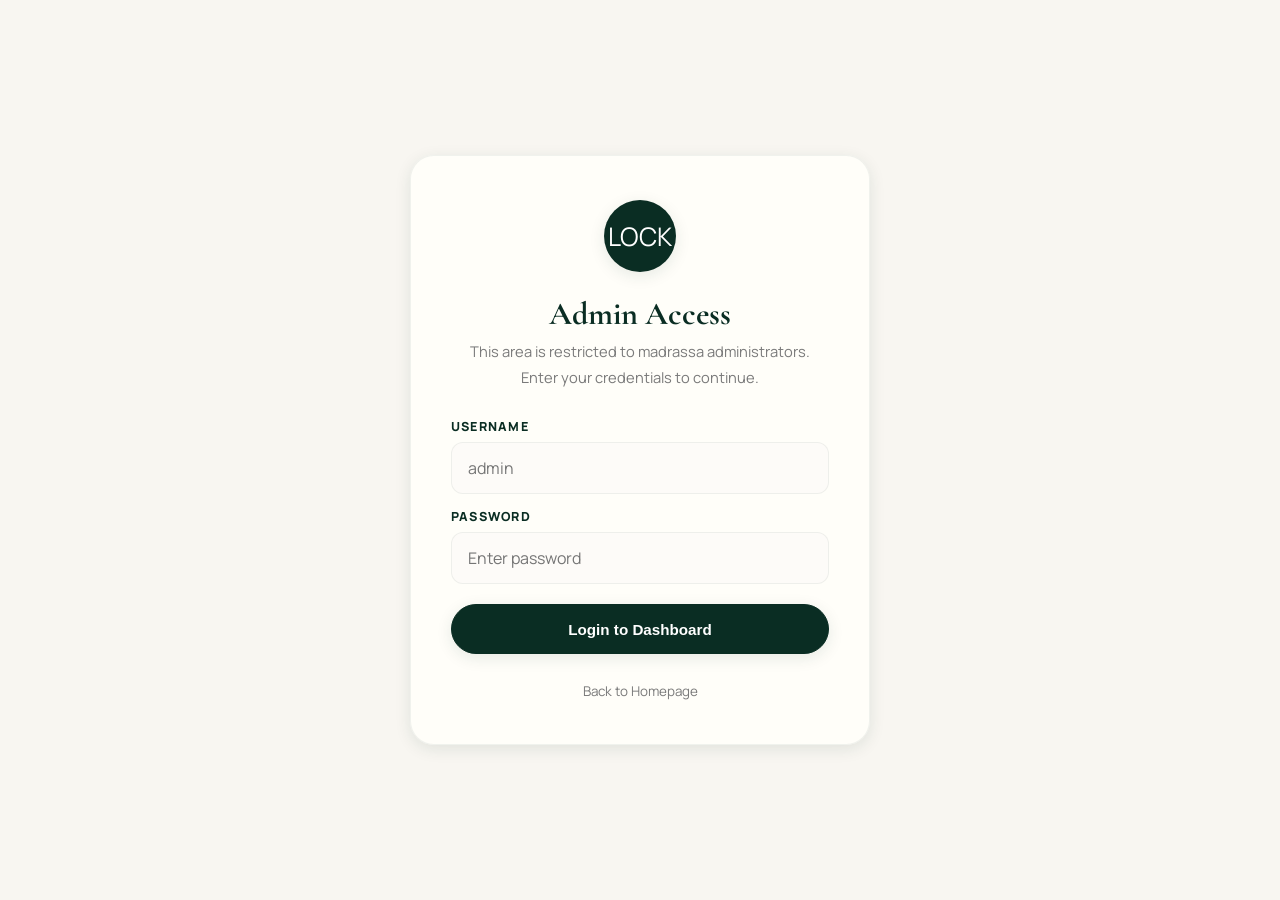
<file: admin_admissions.html>
﻿<!DOCTYPE html>
<html lang="en">
<head>
  <meta charset="UTF-8">
  <meta name="viewport" content="width=device-width, initial-scale=1.0">
  <title>Admin Dashboard | Darul Uloom Asufatul Islamia</title>
  <link rel="preconnect" href="https://fonts.googleapis.com">
  <link rel="preconnect" href="https://fonts.gstatic.com" crossorigin>
  <link href="https://fonts.googleapis.com/css2?family=Cormorant+Garamond:wght@500;600;700&family=Manrope:wght@400;500;600;700;800&display=swap" rel="stylesheet">
  <link rel="stylesheet" href="index.css">
  <style>
    .admin-gate{min-height:100vh;display:flex;align-items:center;justify-content:center;padding:24px;}
    .gate-card{width:min(460px,100%);padding:44px 40px;border-radius:24px;border:1px solid var(--border);background:var(--surface);box-shadow:var(--shadow-md);text-align:center;}
    .gate-icon{width:72px;height:72px;border-radius:50%;background:var(--primary-deep);color:#fff;font-size:1.6rem;display:grid;place-items:center;margin:0 auto 22px;box-shadow:var(--shadow-md);}
    .gate-card h2{margin:0 0 6px;font-family:"Cormorant Garamond",serif;font-size:2rem;color:var(--primary-deep);}
    .gate-card>p{margin:0 0 28px;color:var(--muted);font-size:0.92rem;line-height:1.7;}
    .gate-form{display:grid;gap:14px;text-align:left;}
    .gate-form label{display:grid;gap:7px;}
    .gate-form label span{font-size:0.78rem;font-weight:800;letter-spacing:0.1em;text-transform:uppercase;color:var(--primary-deep);}
    .gate-form input{min-height:52px;padding:0 16px;border:1px solid var(--border);border-radius:12px;font:inherit;color:var(--text);background:var(--surface-strong);outline:none;transition:border-color .3s;}
    .gate-form input:focus{border-color:var(--primary);}
    .admin-page{display:none;}
    .admin-page.active{display:block;}
    .admin-gate.hidden{display:none;}
    .admin-stats{display:grid;grid-template-columns:repeat(4,1fr);gap:16px;margin-bottom:24px;}
    .stat-tile{padding:22px 24px;border-radius:20px;border:1px solid var(--border);background:var(--surface);box-shadow:var(--shadow);position:relative;overflow:hidden;transition:all 0.3s ease;}
    .stat-tile:hover{transform:translateY(-2px);box-shadow:var(--shadow-md);}
    .stat-tile::before{content:"";position:absolute;top:0;left:0;right:0;height:4px;}
    .stat-tile.all::before{background:var(--primary);}
    .stat-tile.pending::before{background:#f0bc68;}
    .stat-tile.approved::before{background:#55d1c2;}
    .stat-tile.rejected::before{background:#d45555;}
    .stat-tile small{font-size:0.73rem;font-weight:800;letter-spacing:0.1em;text-transform:uppercase;color:var(--muted);display:block;margin-bottom:6px;}
    .stat-tile strong{display:block;font-family:"Cormorant Garamond",serif;font-size:2.4rem;line-height:1;color:var(--text);}
    .admin-toolbar-v2{display:flex;flex-wrap:wrap;gap:12px;align-items:center;justify-content:space-between;margin-bottom:18px;padding:18px 22px;border-radius:20px;border:1px solid var(--border);background:var(--surface);box-shadow:var(--shadow);}
    .toolbar-left{display:flex;gap:8px;flex-wrap:wrap;align-items:center;}
    .filter-btn{min-height:36px;padding:0 16px;border-radius:999px;border:1px solid var(--border);background:transparent;color:var(--muted);font:inherit;font-size:0.82rem;font-weight:700;cursor:pointer;transition:all .2s;}
    .filter-btn:hover{background:rgba(15,61,46,.06);color:var(--text);}
    .filter-btn.active{background:var(--primary-deep);color:#fff;border-color:var(--primary-deep);}
    .search-wrap{position:relative;}
    .search-wrap input{min-height:36px;padding:0 14px 0 36px;border-radius:999px;border:1px solid var(--border);font:inherit;font-size:0.88rem;color:var(--text);background:var(--surface-strong);outline:none;width:220px;transition:border-color .2s;}
    .search-wrap input:focus{border-color:var(--primary);}
    .search-icon{position:absolute;left:11px;top:50%;transform:translateY(-50%);color:var(--muted);font-size:0.85rem;pointer-events:none;}
    .table-wrap-v2{border-radius:22px;border:1px solid var(--border);overflow:hidden;background:var(--surface);box-shadow:var(--shadow);}
    .admin-table-v2{width:100%;min-width:1000px;border-collapse:collapse;}
    .admin-table-v2 thead tr{background:var(--surface-tint);}
    .admin-table-v2 th{padding:14px 16px;text-align:left;font-size:0.72rem;font-weight:800;letter-spacing:.1em;text-transform:uppercase;color:var(--primary-deep);border-bottom:1px solid var(--border);white-space:nowrap;}
    .admin-table-v2 td{padding:14px 16px;border-bottom:1px solid var(--border);color:var(--text);vertical-align:middle;}
    .admin-table-v2 tbody tr:last-child td{border-bottom:0;}
    .admin-table-v2 tbody tr{transition:background .15s;}
    .admin-table-v2 tbody tr:hover{background:var(--surface-tint);}
    .status-badge{display:inline-flex;align-items:center;gap:5px;padding:4px 11px;border-radius:999px;font-size:0.74rem;font-weight:800;letter-spacing:.06em;text-transform:uppercase;white-space:nowrap;}
    .status-badge::before{content:"";width:6px;height:6px;border-radius:50%;flex-shrink:0;}
    .status-badge.Pending{background:rgba(240,188,104,.15);color:#f0bc68;}
    .status-badge.Pending::before{background:#c6922f;}
    .status-badge.Approved{background:rgba(85,209,194,.15);color:#55d1c2;}
    .status-badge.Approved::before{background:#1b7f72;}
    .status-badge.Rejected{background:rgba(220,80,80,.15);color:#e07070;}
    .action-row{display:flex;gap:5px;}
    .act-btn{min-height:30px;padding:0 10px;border-radius:9px;border:1px solid transparent;font:inherit;font-size:0.74rem;font-weight:800;cursor:pointer;transition:all .18s;white-space:nowrap;}
    .act-btn.approve{background:rgba(27,127,114,.12);color:#1b7f72;border-color:rgba(27,127,114,.24);}
    .act-btn.approve:hover{background:#1b7f72;color:#fff;}
    .act-btn.reject{background:rgba(180,50,50,.1);color:#a03030;border-color:rgba(180,50,50,.2);}
    .act-btn.reject:hover{background:#c04040;color:#fff;}
    .act-btn.set-pending{background:rgba(198,146,47,.1);color:#8e5b1d;border-color:rgba(198,146,47,.2);}
    .act-btn.set-pending:hover{background:#c6922f;color:#fff;}
    .act-btn.delete{background:rgba(100,100,100,.08);color:var(--muted);border-color:var(--border);}
    .act-btn.delete:hover{background:#555;color:#fff;}
    .roll-chip{font-family:"Cormorant Garamond",serif;font-size:1rem;font-weight:700;color:#f0bc68;background:rgba(240,188,104,.12);padding:2px 10px;border-radius:8px;}
    .admin-topbar{display:flex;align-items:center;justify-content:space-between;gap:16px;margin:16px 0 22px;}
    .admin-avatar{width:44px;height:44px;border-radius:50%;background:var(--primary-deep);color:#fff;font-size:1rem;font-weight:800;display:grid;place-items:center;flex-shrink:0;}
    .no-data-row td{text-align:center;padding:52px 24px;color:var(--muted);font-style:italic;}
    @media(max-width:960px){.admin-stats{grid-template-columns:1fr 1fr;}}
    @media(max-width:640px){.admin-stats{grid-template-columns:1fr 1fr;gap:10px;}.admin-toolbar-v2{flex-direction:column;align-items:flex-start;}.search-wrap input{width:100%;}}
  </style>
</head>
<body class="portal-page-body">

  <!-- LOGIN GATE -->
  <div class="admin-gate" id="adminGate">
    <div class="gate-card">
      <div class="gate-icon">LOCK</div>
      <h2>Admin Access</h2>
      <p>This area is restricted to madrassa administrators. Enter your credentials to continue.</p>
      <form class="gate-form" id="gateForm">
        <label>
          <span>Username</span>
          <input type="text" name="username" placeholder="admin" autocomplete="username">
        </label>
        <label>
          <span>Password</span>
          <input type="password" name="password" placeholder="Enter password" autocomplete="current-password">
        </label>
        <button type="submit" class="btn btn-primary" style="margin-top:6px;">Login to Dashboard</button>
      </form>
      <p class="form-status" id="gateStatus" style="margin-top:14px;"></p>
      <a href="index.html" style="display:block;margin-top:20px;font-size:0.84rem;color:var(--muted);">Back to Homepage</a>
    </div>
  </div>

  <!-- ADMIN DASHBOARD -->
  <div class="admin-page page-shell" id="adminPage">

    <div class="admin-topbar">
      <div style="display:flex;align-items:center;gap:14px;">
        <div class="admin-avatar">A</div>
        <div>
          <strong style="display:block;font-size:1rem;">Administrator</strong>
          <span style="font-size:0.78rem;color:var(--muted);">Darul Uloom Asufatul Islamia</span>
        </div>
      </div>
      <div style="display:flex;gap:10px;">
        <a href="index.html" class="btn btn-secondary" style="font-size:0.82rem;">Homepage</a>
        <button class="btn btn-secondary" id="logoutBtn" style="font-size:0.82rem;">Logout</button>
      </div>
    </div>

    <div style="margin-bottom:22px;padding:28px 30px;border:1px solid var(--border);border-radius:24px;background:linear-gradient(180deg,var(--surface),var(--surface-tint));box-shadow:var(--shadow);">
      <p class="section-tag" style="margin-bottom:8px;">Admin Panel</p>
      <h1 style="margin:0 0 8px;font-family:'Cormorant Garamond',serif;font-size:clamp(2rem,4vw,3.2rem);">Admission Applications</h1>
      <p style="margin:0;color:var(--muted);line-height:1.7;">Review, approve, or reject applications. Approved students are automatically assigned a Roll Number for their Admit Card.</p>
    </div>

    <!-- Stats -->
    <div class="admin-stats">
      <div class="stat-tile all"><small>Total Applications</small><strong id="statTotal">0</strong></div>
      <div class="stat-tile pending"><small>Pending Review</small><strong id="statPending">0</strong></div>
      <div class="stat-tile approved"><small>Approved</small><strong id="statApproved">0</strong></div>
      <div class="stat-tile rejected"><small>Rejected</small><strong id="statRejected">0</strong></div>
    </div>

    <!-- Add Student -->
    <div style="margin-bottom:24px;padding:24px;border:1px solid var(--border);border-radius:24px;background:linear-gradient(180deg,var(--surface),var(--surface-tint));box-shadow:0 4px 18px rgba(20,61,85,.08);">
      <div style="display:flex;align-items:center;justify-content:space-between;gap:16px;margin-bottom:18px;">
        <div>
          <p class="section-tag" style="margin-bottom:8px;">Admin Student Add</p>
          <h2 style="margin:0;font-family:'Cormorant Garamond',serif;font-size:1.5rem;">Add Student for Login Portal</h2>
          <p style="margin:8px 0 0;color:var(--muted);font-size:0.92rem;line-height:1.6;">Add new roll number records that appear in the student login overview.</p>
        </div>
      </div>
      <form id="studentAddForm" style="display:grid;grid-template-columns:repeat(auto-fit,minmax(180px,1fr));gap:14px;align-items:end;">
        <label style="display:grid;gap:8px;"><span style="font-weight:700;font-size:0.82rem;text-transform:uppercase;letter-spacing:0.1em;color:var(--primary-deep);">Roll Number</span><input type="text" name="student_id" placeholder="DUA101" required></label>
        <label style="display:grid;gap:8px;"><span style="font-weight:700;font-size:0.82rem;text-transform:uppercase;letter-spacing:0.1em;color:var(--primary-deep);">Student Name</span><input type="text" name="student_name" placeholder="Enter student name" required></label>
        <label style="display:grid;gap:8px;"><span style="font-weight:700;font-size:0.82rem;text-transform:uppercase;letter-spacing:0.1em;color:var(--primary-deep);">Parahs Completed</span><input type="number" name="revision" placeholder="e.g. 2 Paras" value="0"></label>
        <label style="display:grid;gap:8px;"><span style="font-weight:700;font-size:0.82rem;text-transform:uppercase;letter-spacing:0.1em;color:var(--primary-deep);">Attendance (%)</span><input type="number" name="attendance" placeholder="e.g. 96" min="0" max="100" value="0"></label>
        <label style="display:grid;gap:8px;"><span style="font-weight:700;font-size:0.82rem;text-transform:uppercase;letter-spacing:0.1em;color:var(--primary-deep);">Lesson</span><input type="text" name="lesson" placeholder="e.g. Surah Al-Baqarah" value=""></label>
        <label style="display:grid;gap:8px;"><span style="font-weight:700;font-size:0.82rem;text-transform:uppercase;letter-spacing:0.1em;color:var(--primary-deep);">Progress (%)</span><input type="number" name="progress" placeholder="e.g. 78" min="0" max="100" value="0"></label>
        <div style="display:flex;align-items:center;gap:12px;grid-column:1 / -1;">
          <button type="submit" class="btn btn-primary" style="padding:0 18px;">Add Student</button>
          <span id="studentAddStatus" class="form-status" style="margin:0;">&nbsp;</span>
        </div>
      </form>
    </div>

    <!-- Student Management -->
    <div style="margin-bottom:24px;padding:24px;border:1px solid var(--border);border-radius:24px;background:linear-gradient(180deg,var(--surface),var(--surface-tint));box-shadow:0 4px 18px rgba(20,61,85,.08);">
      <div style="display:flex;align-items:center;justify-content:space-between;gap:16px;margin-bottom:18px;">
        <div>
          <p class="section-tag" style="margin-bottom:8px;">Student Management</p>
          <h2 style="margin:0;font-family:'Cormorant Garamond',serif;font-size:1.5rem;">Edit Student Records</h2>
          <p style="margin:8px 0 0;color:var(--muted);font-size:0.92rem;line-height:1.6;">View, edit, or delete all student records for the login portal.</p>
        </div>
        <button class="btn btn-secondary" id="refreshStudentsBtn" style="font-size:0.82rem;">Refresh</button>
      </div>
      <div id="studentsTableContainer">
        <div style="overflow-x:auto;margin-top:16px;">
          <table class="admin-table-v2" id="studentsTable">
            <thead>
              <tr>
                <th>#</th>
                <th>Roll Number</th>
                <th>Student Name</th>
                <th>Parahs Completed</th>
                <th>Attendance (%)</th>
                <th>Lesson</th>
                <th>Progress (%)</th>
                <th>Actions</th>
              </tr>
            </thead>
            <tbody id="studentsTableBody">
              <tr class="no-data-row"><td colspan="8">Loading student records...</td></tr>
            </tbody>
          </table>
        </div>
      </div>
      <div id="studentEditForm" style="display:none;margin-top:20px;padding:20px;border:1px solid var(--border);border-radius:16px;background:rgba(255,255,255,.05);">
        <h3 style="margin:0 0 16px;font-family:'Cormorant Garamond',serif;">Edit Student: <span id="editStudentId"></span></h3>
        <form id="editStudentForm" style="display:grid;grid-template-columns:repeat(auto-fit,minmax(180px,1fr));gap:14px;align-items:end;">
          <label style="display:grid;gap:8px;"><span style="font-weight:700;font-size:0.82rem;text-transform:uppercase;letter-spacing:0.1em;color:var(--primary-deep);">Student Name</span><input type="text" name="student_name" required></label>
          <label style="display:grid;gap:8px;"><span style="font-weight:700;font-size:0.82rem;text-transform:uppercase;letter-spacing:0.1em;color:var(--primary-deep);">Parahs Completed</span><input type="number" name="revision" placeholder="e.g. 2 Paras" value="0"></label>
          <label style="display:grid;gap:8px;"><span style="font-weight:700;font-size:0.82rem;text-transform:uppercase;letter-spacing:0.1em;color:var(--primary-deep);">Attendance (%)</span><input type="number" name="attendance" placeholder="e.g. 96" min="0" max="100" value="0"></label>
          <label style="display:grid;gap:8px;"><span style="font-weight:700;font-size:0.82rem;text-transform:uppercase;letter-spacing:0.1em;color:var(--primary-deep);">Lesson</span><input type="text" name="lesson" placeholder="e.g. Surah Al-Baqarah" value=""></label>
          <label style="display:grid;gap:8px;"><span style="font-weight:700;font-size:0.82rem;text-transform:uppercase;letter-spacing:0.1em;color:var(--primary-deep);">Progress (%)</span><input type="number" name="progress" placeholder="e.g. 78" min="0" max="100" value="0"></label>
          <div style="display:flex;align-items:center;gap:12px;grid-column:1 / -1;">
            <button type="submit" class="btn btn-primary" style="padding:0 18px;">Update Student</button>
            <button type="button" class="btn btn-secondary" id="cancelEditBtn" style="padding:0 18px;">Cancel</button>
            <span id="studentEditStatus" class="form-status" style="margin:0;">&nbsp;</span>
          </div>
        </form>
      </div>
    </div>

    <!-- Results Management -->
    <div style="margin-bottom:24px;padding:24px;border:1px solid var(--border);border-radius:24px;background:linear-gradient(180deg,var(--surface),var(--surface-tint));box-shadow:0 4px 18px rgba(20,61,85,.08);">
      <div style="display:flex;align-items:center;justify-content:space-between;gap:16px;margin-bottom:18px;">
        <div>
          <p class="section-tag" style="margin-bottom:8px;">Results Management</p>
          <h2 style="margin:0;font-family:'Cormorant Garamond',serif;font-size:1.5rem;">Add & Manage Student Results</h2>
          <p style="margin:8px 0 0;color:var(--muted);font-size:0.92rem;line-height:1.6;">Add exam results that students can view in the result portal.</p>
        </div>
        <button class="btn btn-primary" id="addResultBtn" style="font-size:0.82rem;">Add New Result</button>
      </div>

      <!-- Add Result Form -->
      <div id="addResultForm" style="display:none;margin-bottom:24px;padding:20px;border:1px solid var(--border);border-radius:16px;background:var(--surface);">
        <h3 style="margin:0 0 16px;font-family:'Cormorant Garamond',serif;">Add Student Result</h3>
        <form id="resultForm" style="display:grid;grid-template-columns:repeat(auto-fit,minmax(180px,1fr));gap:14px;align-items:end;">
          <label style="display:grid;gap:8px;"><span style="font-weight:700;font-size:0.82rem;text-transform:uppercase;letter-spacing:0.1em;color:var(--primary-deep);">Roll Number</span><input type="text" name="roll_no" placeholder="DUA101" required></label>
          <label style="display:grid;gap:8px;"><span style="font-weight:700;font-size:0.82rem;text-transform:uppercase;letter-spacing:0.1em;color:var(--primary-deep);">Student Name</span><input type="text" name="student_name" placeholder="Enter student name" required></label>
          <label style="display:grid;gap:8px;"><span style="font-weight:700;font-size:0.82rem;text-transform:uppercase;letter-spacing:0.1em;color:var(--primary-deep);">Exam Name</span><input type="text" name="exam_name" placeholder="e.g. Mid-term Exam" required></label>
          <label style="display:grid;gap:8px;"><span style="font-weight:700;font-size:0.82rem;text-transform:uppercase;letter-spacing:0.1em;color:var(--primary-deep);">Course</span><input type="text" name="course" placeholder="e.g. Hifz-ul-Quran" required></label>
          <label style="display:grid;gap:8px;"><span style="font-weight:700;font-size:0.82rem;text-transform:uppercase;letter-spacing:0.1em;color:var(--primary-deep);">Total Marks</span><input type="number" name="total_marks" placeholder="100" min="1" required></label>
          <label style="display:grid;gap:8px;"><span style="font-weight:700;font-size:0.82rem;text-transform:uppercase;letter-spacing:0.1em;color:var(--primary-deep);">Obtained Marks</span><input type="number" name="obtained_marks" placeholder="85" min="0" required></label>
          <label style="display:grid;gap:8px;"><span style="font-weight:700;font-size:0.82rem;text-transform:uppercase;letter-spacing:0.1em;color:var(--primary-deep);">Grade</span><input type="text" name="grade" placeholder="A+" required></label>
          <label style="display:grid;gap:8px;"><span style="font-weight:700;font-size:0.82rem;text-transform:uppercase;letter-spacing:0.1em;color:var(--primary-deep);">Status</span><select name="status" required><option value="Pass">Pass</option><option value="Fail">Fail</option><option value="Distinction">Distinction</option></select></label>
          <div style="display:flex;align-items:center;gap:12px;grid-column:1 / -1;">
            <button type="submit" class="btn btn-primary" style="padding:0 18px;">Add Result</button>
            <button type="button" class="btn btn-secondary" id="cancelAddResultBtn" style="padding:0 18px;">Cancel</button>
            <span id="addResultStatus" class="form-status" style="margin:0;">&nbsp;</span>
          </div>
        </form>
      </div>

      <!-- Results Table -->
      <div id="resultsTableContainer">
        <div style="overflow-x:auto;margin-top:16px;">
          <table class="admin-table-v2" id="resultsTable">
            <thead>
              <tr>
                <th>#</th>
                <th>Roll Number</th>
                <th>Student Name</th>
                <th>Exam Name</th>
                <th>Course</th>
                <th>Marks</th>
                <th>Grade</th>
                <th>Status</th>
                <th>Actions</th>
              </tr>
            </thead>
            <tbody id="resultsTableBody">
              <tr class="no-data-row"><td colspan="9">Loading results...</td></tr>
            </tbody>
          </table>
        </div>
      </div>
    </div>

    <!-- Notification Management -->
    <div style="margin-bottom:24px;padding:24px;border:1px solid var(--border);border-radius:24px;background:linear-gradient(180deg,var(--surface),var(--surface-tint));box-shadow:0 4px 18px rgba(20,61,85,.08);">
      <div style="display:flex;align-items:center;justify-content:space-between;gap:16px;margin-bottom:18px;">
        <div>
          <p class="section-tag" style="margin-bottom:8px;">Notification Management</p>
          <h2 style="margin:0;font-family:'Cormorant Garamond',serif;font-size:1.5rem;">Publish Madrassa Notices</h2>
          <p style="margin:8px 0 0;color:var(--muted);font-size:0.92rem;line-height:1.6;">Add notices with an optional PDF link so students and parents can download the announcement.</p>
        </div>
        <button class="btn btn-primary" id="addNotificationBtn" style="font-size:0.82rem;">Add Notification</button>
      </div>

      <div id="addNotificationForm" style="display:none;margin-bottom:24px;padding:20px;border:1px solid var(--border);border-radius:16px;background:var(--surface);">
        <h3 style="margin:0 0 16px;font-family:'Cormorant Garamond',serif;">New Notification</h3>
        <form id="notificationForm" style="display:grid;grid-template-columns:repeat(auto-fit,minmax(180px,1fr));gap:14px;align-items:end;">
          <label style="display:grid;gap:8px;"><span style="font-weight:700;font-size:0.82rem;text-transform:uppercase;letter-spacing:0.1em;color:var(--primary-deep);">Title</span><input type="text" name="title" placeholder="Notification title" required></label>
          <label style="display:grid;gap:8px;grid-column:1 / -1;"><span style="font-weight:700;font-size:0.82rem;text-transform:uppercase;letter-spacing:0.1em;color:var(--primary-deep);">Message</span><textarea name="message" rows="4" placeholder="Enter the notice details" required style="min-height:120px;padding:14px;border:1px solid var(--border);border-radius:16px;font:inherit;color:var(--text);background:var(--surface-strong);"></textarea></label>
          <label style="display:grid;gap:8px;"><span style="font-weight:700;font-size:0.82rem;text-transform:uppercase;letter-spacing:0.1em;color:var(--primary-deep);">PDF Link</span><input type="url" name="pdf_url" placeholder="https://example.com/notice.pdf"></label>
          <div style="display:flex;align-items:center;gap:12px;grid-column:1 / -1;">
            <button type="submit" class="btn btn-primary" style="padding:0 18px;">Save Notification</button>
            <button type="button" class="btn btn-secondary" id="cancelNotificationBtn" style="padding:0 18px;">Cancel</button>
            <span id="notificationStatus" class="form-status" style="margin:0;">&nbsp;</span>
          </div>
        </form>
      </div>

      <div id="notificationsTableContainer">
        <div style="overflow-x:auto;margin-top:16px;">
          <table class="admin-table-v2" id="notificationsTable">
            <thead>
              <tr>
                <th>#</th>
                <th>Title</th>
                <th>Message</th>
                <th>PDF</th>
                <th>Published</th>
                <th>Actions</th>
              </tr>
            </thead>
            <tbody id="notificationsTableBody">
              <tr class="no-data-row"><td colspan="6">Loading notifications...</td></tr>
            </tbody>
          </table>
        </div>
      </div>
    </div>

    <!-- Toolbar -->
    <div class="admin-toolbar-v2">
      <div class="toolbar-left">
        <button class="filter-btn active" data-filter="All">All</button>
        <button class="filter-btn" data-filter="Pending">Pending</button>
        <button class="filter-btn" data-filter="Approved">Approved</button>
        <button class="filter-btn" data-filter="Rejected">Rejected</button>
      </div>
      <div style="display:flex;gap:10px;align-items:center;flex-wrap:wrap;">
        <div class="search-wrap">
          <span class="search-icon">S</span>
          <input type="text" id="searchInput" placeholder="Search by name, phone...">
        </div>
        <button class="btn btn-secondary" id="refreshBtn" style="font-size:0.82rem;">Refresh</button>
      </div>
    </div>

    <!-- Table -->
    <div class="table-wrap-v2">
      <div style="overflow-x:auto;">
        <table class="admin-table-v2">
          <thead>
            <tr>
              <th>#</th>
              <th>Roll No</th>
              <th>Student Name</th>
              <th>Parent / Guardian</th>
              <th>Phone</th>
              <th>Email</th>
              <th>Course</th>
              <th>Age</th>
              <th>Date of Birth</th>
              <th>Previous Education</th>
              <th>Address</th>
              <th>Documents</th>
              <th>Payment</th>
              <th>Status</th>
              <th>Applied On</th>
              <th>Actions</th>
            </tr>
          </thead>
          <tbody id="tableBody">
            <tr class="no-data-row"><td colspan="16">Loading applications...</td></tr>
          </tbody>
        </table>
      </div>
    </div>
    <p class="form-status" id="tableStatus" style="margin-top:14px;"></p>
  </div>

  <script>
    const root = document.documentElement;
    const API_BASE = window.location.origin;
    if (localStorage.getItem("du-theme") === "dark") root.classList.add("dark-mode");

    const gate = document.getElementById("adminGate");
    const adminPage = document.getElementById("adminPage");
    const gateForm = document.getElementById("gateForm");
    const gateStatus = document.getElementById("gateStatus");
    const tableBody = document.getElementById("tableBody");
    const tableStatus = document.getElementById("tableStatus");
    const searchInput = document.getElementById("searchInput");
    let currentFilter = "All", searchTimeout = null;

    function showDashboard() {
      gate.classList.add("hidden");
      adminPage.classList.add("active");
      loadAdmissions();
      loadStudents(); // Auto-load students when dashboard opens
      loadResults(); // Auto-load results when dashboard opens
      loadNotifications(); // Auto-load notifications when dashboard opens
    }

    if (sessionStorage.getItem("admin-auth") === "yes") showDashboard();

    gateForm.addEventListener("submit", async (e) => {
      e.preventDefault();
      gateStatus.textContent = "Verifying...";
      gateStatus.className = "form-status";
      const data = Object.fromEntries(new FormData(gateForm).entries());
      try {
        const res = await fetch(`${API_BASE}/api/admin/login`, { method: "POST", headers: { "Content-Type": "application/json" }, body: JSON.stringify(data), credentials: "include" });
        const result = await res.json();
        if (result.ok) { sessionStorage.setItem("admin-auth", "yes"); showDashboard(); }
        else { gateStatus.textContent = result.message; gateStatus.className = "form-status error"; }
      } catch { gateStatus.textContent = alert("Connection error. Is the server running at " + API_BASE); gateStatus.className = "form-status error"; }
    });

    document.getElementById("logoutBtn").addEventListener("click", async () => {
      try {
        await fetch(`${API_BASE}/api/admin/logout`, { method: "POST", credentials: "include" });
      } catch {}
      sessionStorage.removeItem("admin-auth");
      adminPage.classList.remove("active");
      gate.classList.remove("hidden");
    });

    document.querySelectorAll(".filter-btn").forEach(btn => {
      btn.addEventListener("click", () => {
        document.querySelectorAll(".filter-btn").forEach(b => b.classList.remove("active"));
        btn.classList.add("active");
        currentFilter = btn.dataset.filter;
        loadAdmissions();
      });
    });

    searchInput.addEventListener("input", () => { clearTimeout(searchTimeout); searchTimeout = setTimeout(loadAdmissions, 320); });
    document.getElementById("refreshBtn").addEventListener("click", loadAdmissions);
    const studentAddForm = document.getElementById("studentAddForm");
    const studentAddStatus = document.getElementById("studentAddStatus");

    studentAddForm.addEventListener("submit", async (e) => {
      e.preventDefault();
      studentAddStatus.textContent = "Saving student...";
      studentAddStatus.className = "form-status";
      const payload = Object.fromEntries(new FormData(studentAddForm).entries());
      payload.revision = payload.revision || "0 Paras";
      payload.progress = Number(payload.progress || 0);
      payload.attendance = Number(payload.attendance || 0);
      try {
        const res = await fetch(`${API_BASE}/api/students`, { method: "POST", headers: { "Content-Type": "application/json" }, body: JSON.stringify(payload), credentials: "include" });
        const data = await res.json();
        studentAddStatus.textContent = data.message;
        studentAddStatus.className = `form-status ${data.ok ? "success" : "error"}`;
        if (data.ok) studentAddForm.reset();
      } catch (err) {
        studentAddStatus.textContent = `Failed to add student. ${err?.message || "Is the server running?"}`;
        studentAddStatus.className = "form-status error";
      }
    });

    // Student Management
    const studentsTableContainer = document.getElementById("studentsTableContainer");
    const studentsTableBody = document.getElementById("studentsTableBody");
    const studentEditForm = document.getElementById("studentEditForm");
    const editStudentForm = document.getElementById("editStudentForm");
    const studentEditStatus = document.getElementById("studentEditStatus");
    const editStudentId = document.getElementById("editStudentId");
    let currentEditingStudent = null;

    document.getElementById("refreshStudentsBtn").addEventListener("click", loadStudents);
    document.getElementById("cancelEditBtn").addEventListener("click", () => {
      studentEditForm.style.display = "none";
      currentEditingStudent = null;
    });

    editStudentForm.addEventListener("submit", async (e) => {
      e.preventDefault();
      if (!currentEditingStudent) return;
      studentEditStatus.textContent = "Updating student...";
      studentEditStatus.className = "form-status";
      const payload = Object.fromEntries(new FormData(editStudentForm).entries());
      payload.revision = payload.revision || "0 Paras";
      payload.progress = Number(payload.progress || 0);
      payload.attendance = Number(payload.attendance || 0);
      try {
        const res = await fetch(`${API_BASE}/api/students/${currentEditingStudent}`, { method: "PATCH", headers: { "Content-Type": "application/json" }, body: JSON.stringify(payload), credentials: "include" });
        const data = await res.json();
        studentEditStatus.textContent = data.message;
        studentEditStatus.className = `form-status ${data.ok ? "success" : "error"}`;
        if (data.ok) {
          studentEditForm.style.display = "none";
          currentEditingStudent = null;
          loadStudents(); // Reload the table
        }
      } catch (err) {
        studentEditStatus.textContent = `Failed to update student. ${err?.message || "Is the server running?"}`;
        studentEditStatus.className = "form-status error";
      }
    });

    async function loadStudents() {
      try {
        const res = await fetch(`${API_BASE}/api/students`, { credentials: "include" });
        if (res.status === 401) {
          alert("Admin session expired. Please login again.");
          return;
        }
        const data = await res.json();
        if (data.ok && data.students) {
          studentsTableContainer.style.display = "block";
          if (!data.students.length) {
            studentsTableBody.innerHTML = `<tr class="no-data-row"><td colspan="8">No students found.</td></tr>`;
            return;
          }
          studentsTableBody.innerHTML = data.students.map((student, i) => `
            <tr>
              <td style="color:var(--muted);font-size:0.8rem;">${i + 1}</td>
              <td><strong>${esc(student.student_id)}</strong></td>
              <td>${esc(student.student_name)}</td>
              <td>${esc(student.revision || "0 Paras")}</td>
              <td>${student.attendance}%</td>
              <td style="max-width:150px;white-space:nowrap;overflow:hidden;text-overflow:ellipsis;" title="${esc(student.lesson || "")}">${esc(student.lesson || "-")}</td>
              <td>${student.progress}%</td>
              <td><div class="action-row">
                <button class="act-btn approve" onclick="editStudent('${student.student_id}', ${JSON.stringify(student).replace(/"/g, '&quot;')})">Edit</button>
                <button class="act-btn delete" onclick="deleteStudent('${student.student_id}', '${esc(student.student_name)}')" title="Delete">Delete</button>
              </div></td>
            </tr>`).join("");
        } else {
          studentsTableBody.innerHTML = `<tr class="no-data-row"><td colspan="8">Failed to load students.</td></tr>`;
        }
      } catch (err) {
        studentsTableBody.innerHTML = `<tr class="no-data-row"><td colspan="8">Error loading students: ${err.message}</td></tr>`;
      }
    }

    function editStudent(studentId, student) {
      currentEditingStudent = studentId;
      editStudentId.textContent = studentId;
      editStudentForm.student_name.value = student.student_name || "";
      editStudentForm.revision.value = student.revision ? student.revision.replace(" Paras", "") : "0";
      editStudentForm.attendance.value = student.attendance || 0;
      editStudentForm.lesson.value = student.lesson || "";
      editStudentForm.progress.value = student.progress || 0;
      studentEditForm.style.display = "block";
      studentEditForm.scrollIntoView({ behavior: "smooth" });
    }

    async function deleteStudent(studentId, studentName) {
      if (!confirm(`Are you sure you want to delete the student record for "${studentName}" (${studentId})? This action cannot be undone.`)) {
        return;
      }
      try {
        const res = await fetch(`${API_BASE}/api/students/${studentId}`, { method: "DELETE", credentials: "include" });
        const data = await res.json();
        if (data.ok) {
          loadStudents(); // Reload the table
        } else {
          alert(`Failed to delete student: ${data.message}`);
        }
      } catch (err) {
        alert(`Error deleting student: ${err.message}`);
      }
    }

    // Results Management
    const addResultBtn = document.getElementById("addResultBtn");
    const addResultForm = document.getElementById("addResultForm");
    const resultForm = document.getElementById("resultForm");
    const cancelAddResultBtn = document.getElementById("cancelAddResultBtn");
    const addResultStatus = document.getElementById("addResultStatus");
    const resultsTableContainer = document.getElementById("resultsTableContainer");
    const resultsTableBody = document.getElementById("resultsTableBody");

    const addNotificationBtn = document.getElementById("addNotificationBtn");
    const addNotificationForm = document.getElementById("addNotificationForm");
    const notificationForm = document.getElementById("notificationForm");
    const cancelNotificationBtn = document.getElementById("cancelNotificationBtn");
    const notificationStatus = document.getElementById("notificationStatus");
    const notificationsTableContainer = document.getElementById("notificationsTableContainer");
    const notificationsTableBody = document.getElementById("notificationsTableBody");

    addResultBtn.addEventListener("click", () => {
      addResultForm.style.display = "block";
      addResultForm.scrollIntoView({ behavior: "smooth" });
    });

    addNotificationBtn.addEventListener("click", () => {
      addNotificationForm.style.display = "block";
      addNotificationForm.scrollIntoView({ behavior: "smooth" });
    });

    cancelNotificationBtn.addEventListener("click", () => {
      addNotificationForm.style.display = "none";
      notificationForm.reset();
      notificationStatus.textContent = "";
      notificationStatus.className = "form-status";
    });

    notificationForm.addEventListener("submit", async (e) => {
      e.preventDefault();
      notificationStatus.textContent = "Saving notification...";
      notificationStatus.className = "form-status";
      const payload = Object.fromEntries(new FormData(notificationForm).entries());
      try {
        const res = await fetch(`${API_BASE}/api/notifications`, { method: "POST", headers: { "Content-Type": "application/json" }, body: JSON.stringify(payload), credentials: "include" });
        const data = await res.json();
        notificationStatus.textContent = data.message;
        notificationStatus.className = `form-status ${data.ok ? "success" : "error"}`;
        if (data.ok) {
          notificationForm.reset();
          addNotificationForm.style.display = "none";
          loadNotifications();
        }
      } catch (err) {
        notificationStatus.textContent = `Failed to save notification. ${err?.message || "Is the server running?"}`;
        notificationStatus.className = "form-status error";
      }
    });

    cancelAddResultBtn.addEventListener("click", () => {
      addResultForm.style.display = "none";
      resultForm.reset();
      addResultStatus.textContent = "";
      addResultStatus.className = "form-status";
    });

    resultForm.addEventListener("submit", async (e) => {
      e.preventDefault();
      addResultStatus.textContent = "Adding result...";
      addResultStatus.className = "form-status";
      const payload = Object.fromEntries(new FormData(resultForm).entries());
      payload.total_marks = Number(payload.total_marks);
      payload.obtained_marks = Number(payload.obtained_marks);
      try {
        const res = await fetch(`${API_BASE}/api/results`, { method: "POST", headers: { "Content-Type": "application/json" }, body: JSON.stringify(payload), credentials: "include" });
        const data = await res.json();
        addResultStatus.textContent = data.message;
        addResultStatus.className = `form-status ${data.ok ? "success" : "error"}`;
        if (data.ok) {
          resultForm.reset();
          addResultForm.style.display = "none";
          loadResults(); // Reload the table
        }
      } catch (err) {
        addResultStatus.textContent = `Failed to add result. ${err?.message || "Is the server running?"}`;
        addResultStatus.className = "form-status error";
      }
    });

    async function loadResults() {
      try {
        const res = await fetch(`${API_BASE}/api/results`, { credentials: "include" });
        if (res.status === 401) {
          alert("Admin session expired. Please login again.");
          return;
        }
        const data = await res.json();
        if (data.ok && data.results) {
          resultsTableContainer.style.display = "block";
          if (!data.results.length) {
            resultsTableBody.innerHTML = `<tr class="no-data-row"><td colspan="9">No results found.</td></tr>`;
            return;
          }
          resultsTableBody.innerHTML = data.results.map((result, i) => `
            <tr>
              <td style="color:var(--muted);font-size:0.8rem;">${i + 1}</td>
              <td><strong>${esc(result.roll_no)}</strong></td>
              <td>${esc(result.student_name)}</td>
              <td>${esc(result.exam_name)}</td>
              <td>${esc(result.course)}</td>
              <td>${result.obtained_marks}/${result.total_marks}</td>
              <td><span class="status-badge ${result.grade.toLowerCase().includes('a') ? 'Approved' : result.grade.toLowerCase().includes('f') ? 'Rejected' : 'Pending'}">${esc(result.grade)}</span></td>
              <td><span class="status-badge ${result.status}">${esc(result.status)}</span></td>
              <td><div class="action-row">
                <button class="act-btn approve" onclick="editResult(${result.id}, ${JSON.stringify(result).replace(/"/g, '&quot;')})">Edit</button>
                <button class="act-btn delete" onclick="deleteResult(${result.id}, '${esc(result.roll_no)}', '${esc(result.student_name)}')" title="Delete">Delete</button>
              </div></td>
            </tr>`).join("");
        } else {
          resultsTableBody.innerHTML = `<tr class="no-data-row"><td colspan="9">Failed to load results.</td></tr>`;
        }
      } catch (err) {
        resultsTableBody.innerHTML = `<tr class="no-data-row"><td colspan="9">Error loading results: ${err.message}</td></tr>`;
      }
    }

    function editResult(resultId, result) {
      // For now, just show an alert. You can implement full edit functionality later
      alert(`Edit functionality for result ID ${resultId} will be implemented soon.`);
    }

    async function deleteResult(resultId, rollNo, studentName) {
      if (!confirm(`Are you sure you want to delete the result for "${studentName}" (${rollNo})? This action cannot be undone.`)) {
        return;
      }
      try {
        const res = await fetch(`${API_BASE}/api/results/${resultId}`, { method: "DELETE", credentials: "include" });
        const data = await res.json();
        if (data.ok) {
          loadResults(); // Reload the table
        } else {
          alert(`Failed to delete result: ${data.message}`);
        }
      } catch (err) {
        alert(`Error deleting result: ${err.message}`);
      }
    }

    async function loadNotifications() {
      try {
        const res = await fetch(`${API_BASE}/api/notifications`, { credentials: "include" });
        const data = await res.json();
        notificationsTableContainer.style.display = "block";
        if (data.ok && data.notifications && data.notifications.length) {
          notificationsTableBody.innerHTML = data.notifications.map((item, i) => `
            <tr>
              <td style="color:var(--muted);font-size:0.8rem;">${i + 1}</td>
              <td><strong>${esc(item.title)}</strong></td>
              <td style="max-width:280px;white-space:nowrap;overflow:hidden;text-overflow:ellipsis;" title="${esc(item.message)}">${esc(item.message)}</td>
              <td>${item.pdf_url ? `<a href="${esc(item.pdf_url)}" target="_blank" rel="noopener">View PDF</a>` : "—"}</td>
              <td style="font-size:0.82rem;color:var(--muted);white-space:nowrap;">${fmtDate(item.created_at)}</td>
              <td><div class="action-row"><button class="act-btn delete" onclick="deleteNotification(${item.id})" title="Delete">Delete</button></div></td>
            </tr>`).join("");
        } else {
          notificationsTableBody.innerHTML = `<tr class="no-data-row"><td colspan="6">No notifications found.</td></tr>`;
        }
      } catch (err) {
        notificationsTableBody.innerHTML = `<tr class="no-data-row"><td colspan="6">Unable to load notifications: ${err.message}</td></tr>`;
      }
    }

    async function deleteNotification(notificationId) {
      if (!confirm("Do you want to delete this notification?")) return;
      try {
        const res = await fetch(`${API_BASE}/api/notifications/${notificationId}`, { method: "DELETE", credentials: "include" });
        const data = await res.json();
        if (data.ok) {
          loadNotifications();
        } else {
          alert(`Failed to delete notification: ${data.message}`);
        }
      } catch (err) {
        alert(`Error deleting notification: ${err.message}`);
      }
    }

    async function loadAdmissions() {
      tableStatus.textContent = "";
      const search = searchInput.value.trim();
      let url = `${API_BASE}/api/admissions?status=${encodeURIComponent(currentFilter)}${search ? `&search=${encodeURIComponent(search)}` : ""}`;
      try {
        const res = await fetch(url, { credentials: "include" });
        if (res.status === 401) {
          sessionStorage.removeItem("admin-auth");
          adminPage.classList.remove("active");
          gate.classList.remove("hidden");
          gateStatus.textContent = "Please login as admin to view applications.";
          gateStatus.className = "form-status error";
          return;
        }
        const data = await res.json();
        document.getElementById("statTotal").textContent = data.stats.total;
        document.getElementById("statPending").textContent = data.stats.pending;
        document.getElementById("statApproved").textContent = data.stats.approved;
        document.getElementById("statRejected").textContent = data.stats.rejected;
        if (!data.items.length) { tableBody.innerHTML = `<tr class="no-data-row"><td colspan="16">No applications match your filter.</td></tr>`; return; }
        tableBody.innerHTML = data.items.map((item, i) => `
          <tr id="row-${item.id}">
            <td style="color:var(--muted);font-size:0.8rem;">${i + 1}</td>
            <td>${item.roll_no ? `<span class="roll-chip">${esc(item.roll_no)}</span>` : `<span style="color:var(--muted);font-size:0.8rem;font-style:italic;">Unassigned</span>`}</td>
            <td><strong>${esc(item.student_name)}</strong></td>
            <td>${esc(item.parent_name)}</td>
            <td style="font-size:0.88rem;">${esc(item.phone)}</td>
            <td style="font-size:0.84rem;">${esc(item.email || "-")}</td>
            <td style="font-size:0.84rem;">${esc(item.course)}</td>
            <td style="font-size:0.82rem;color:var(--muted);">${esc(item.age ? item.age + " yrs" : "-")}</td>
            <td style="font-size:0.82rem;color:var(--muted);">${esc(item.date_of_birth || "-")}</td>
            <td style="font-size:0.82rem;color:var(--muted);max-width:130px;white-space:nowrap;overflow:hidden;text-overflow:ellipsis;" title="${esc(item.previous_education||"")}">${esc(item.previous_education || "-")}</td>
            <td style="font-size:0.82rem;color:var(--muted);max-width:150px;white-space:nowrap;overflow:hidden;text-overflow:ellipsis;" title="${esc(item.address||"")}">${esc(item.address || "-")}</td>
            <td style="font-size:0.78rem;">
              ${item.aadhar_document ? `<a href="${esc(item.aadhar_document)}" target="_blank" style="color:#1db8b0;text-decoration:none;">Aadhaar</a>` : '<span style="color:var(--muted);">—</span>'} |
              ${item.photo_document ? `<a href="${esc(item.photo_document)}" target="_blank" style="color:#1db8b0;text-decoration:none;">Photo</a>` : '<span style="color:var(--muted);">—</span>'} |
              ${item.signature_document ? `<a href="${esc(item.signature_document)}" target="_blank" style="color:#1db8b0;text-decoration:none;">Signature</a>` : '<span style="color:var(--muted);">—</span>'}
            </td>
            <td style="font-size:0.78rem;color:var(--muted);">
              ${item.payment_method ? `${esc(item.payment_method)}<br>` : ""}
              ${item.payment_amount ? `₹${esc(item.payment_amount)}<br>` : ""}
              ${item.payment_reference ? `${esc(item.payment_reference)}` : ""}
              ${!item.payment_method && !item.payment_amount && !item.payment_reference ? "—" : ""}
            </td>
            <td><span class="status-badge ${esc(item.status)}">${esc(item.status)}</span></td>
            <td style="font-size:0.78rem;color:var(--muted);white-space:nowrap;">${fmtDate(item.created_at)}</td>
            <td><div class="action-row">
              ${item.status !== "Approved" ? `<button class="act-btn approve" onclick="updateStatus(${item.id},'Approved')">Approve</button>` : ""}
              ${item.status !== "Rejected" ? `<button class="act-btn reject" onclick="updateStatus(${item.id},'Rejected')">Reject</button>` : ""}
              ${item.status !== "Pending" ? `<button class="act-btn set-pending" onclick="updateStatus(${item.id},'Pending')">Pending</button>` : ""}
              <button class="act-btn delete" onclick="delAdmission(${item.id})" title="Delete">Delete</button>
            </div></td>
          </tr>`).join("");
      } catch {
        tableBody.innerHTML = `<tr class="no-data-row"><td colspan="11">Failed to load data. Is the server running?</td></tr>`;
      }
    }

    async function updateStatus(id, status) {
      try {
        const res = await fetch(`${API_BASE}/api/admissions/${id}`, { method: "PATCH", headers: { "Content-Type": "application/json" }, body: JSON.stringify({ status }), credentials: "include" });
        const r = await res.json();
        tableStatus.textContent = r.message + (r.admission?.roll_no ? ` Roll No assigned: ${r.admission.roll_no}` : "");
        tableStatus.className = `form-status ${r.ok ? "success" : "error"}`;
        if (r.ok) loadAdmissions();
      } catch { tableStatus.textContent = "Action failed."; tableStatus.className = "form-status error"; }
    }

    async function delAdmission(id) {
      if (!confirm("Permanently delete this application? This cannot be undone.")) return;
      try {
        const res = await fetch(`${API_BASE}/api/admissions/${id}`, { method: "DELETE", credentials: "include" });
        const r = await res.json();
        tableStatus.textContent = r.message;
        tableStatus.className = `form-status ${r.ok ? "success" : "error"}`;
        if (r.ok) loadAdmissions();
      } catch { tableStatus.textContent = "Delete failed."; tableStatus.className = "form-status error"; }
    }

    function esc(s) { return String(s||"").replace(/&/g,"&amp;").replace(/</g,"&lt;").replace(/>/g,"&gt;").replace(/"/g,"&quot;"); }
    function fmtDate(dt) {
      if (!dt) return "-";
      try { return new Date(dt).toLocaleDateString("en-IN", { day:"2-digit", month:"short", year:"numeric" }); } catch { return dt; }
    }
  </script>
</body>
</html>
</file>
<file: index.css>
:root {
  --bg: #F8F6F1;
  --bg-soft: #F3F0E8;
  --surface: rgba(255, 254, 250, 0.92);
  --surface-strong: #FDFBF8;
  --surface-tint: rgba(248, 246, 241, 0.6);
  --primary: #0F3D2E;
  --primary-light: #1A5A47;
  --primary-deep: #0A2D23;
  --secondary: #1F7A8C;
  --accent: #C8A96A;
  --accent-soft: #A8855C;
  --text: #1A1A1A;
  --text-secondary: #4A4A4A;
  --muted: #7A7A7A;
  --border: rgba(15, 61, 46, 0.06);
  --border-light: rgba(15, 61, 46, 0.03);
  --shadow: 0 2px 8px rgba(15, 61, 46, 0.08);
  --shadow-md: 0 4px 16px rgba(15, 61, 46, 0.1);
  --shadow-lg: 0 8px 24px rgba(15, 61, 46, 0.12);
  --shadow-soft: 0 1px 3px rgba(0, 0, 0, 0.05);
  --hero-glass: rgba(255, 254, 250, 0.95);
  --hero-text-soft: rgba(26, 26, 26, 0.95);
  --hero-text-faint: rgba(26, 26, 26, 0.75);
  --toggle-bg: rgba(15, 61, 46, 0.06);
  --toggle-border: rgba(15, 61, 46, 0.1);
  --gallery-overlay: linear-gradient(180deg, rgba(243, 240, 232, 0.2), rgba(243, 240, 232, 0.8));
  --gradient-subtle: linear-gradient(135deg, rgba(15, 61, 46, 0.05), rgba(31, 122, 140, 0.05));
  --gradient-primary: linear-gradient(135deg, #0F3D2E 0%, #0A2D23 100%);
  --gradient-secondary: linear-gradient(135deg, #1F7A8C 0%, #0F3D2E 100%);
}

.dark-mode {
  --bg: #07141f;
  --bg-soft: #0a1f2d;
  --surface: rgba(15, 35, 55, 0.85);
  --surface-strong: rgba(15, 35, 55, 0.95);
  --surface-tint: rgba(15, 35, 55, 0.45);
  --primary: #3ddfd0;
  --primary-light: #70f3e7;
  --primary-deep: #1ba9a3;
  --secondary: #79dbd4;
  --accent: #d8b36a;
  --accent-soft: rgba(216, 179, 106, 0.18);
  --text: #ffffff;
  --text-secondary: #b8d2d8;
  --muted: rgba(184, 210, 216, 0.72);
  --border: rgba(80, 220, 200, 0.18);
  --border-light: rgba(80, 220, 200, 0.1);
  --shadow: 0 18px 48px rgba(0, 0, 0, 0.34);
  --shadow-md: 0 22px 65px rgba(0, 0, 0, 0.38);
  --shadow-lg: 0 24px 84px rgba(0, 0, 0, 0.42);
  --shadow-soft: 0 1px 4px rgba(0, 0, 0, 0.12);
  --hero-glass: rgba(10, 20, 35, 0.78);
  --hero-text-soft: rgba(255, 255, 255, 0.92);
  --hero-text-faint: rgba(184, 210, 216, 0.68);
  --toggle-bg: rgba(15, 35, 55, 0.65);
  --toggle-border: rgba(80, 220, 200, 0.18);
  --gallery-overlay: linear-gradient(180deg, rgba(5, 15, 25, 0.75), rgba(8, 22, 32, 0.82));
  --gradient-subtle: linear-gradient(135deg, rgba(5, 25, 35, 0.12), rgba(8, 22, 32, 0.12));
  --gradient-primary: linear-gradient(135deg, #3ddfd0 0%, #1ba9a3 100%);
  --gradient-secondary: linear-gradient(135deg, #d8b36a 0%, #3ddfd0 100%);
}

* {
  box-sizing: border-box;
}

html {
  scroll-behavior: smooth;
}

body {
  margin: 0;
  font-family: "Manrope", sans-serif;
  color: var(--text);
  background: var(--bg);
  transition: background 0.35s ease, color 0.35s ease;
}

#particles-js {
  position: fixed;
  inset: 0;
  z-index: 0;
  pointer-events: none;
  background:
    radial-gradient(circle at 16% 18%, rgba(85, 209, 194, 0.12), transparent 28%),
    radial-gradient(circle at 86% 12%, rgba(31, 122, 140, 0.1), transparent 26%),
    radial-gradient(circle at 50% 88%, rgba(200, 169, 106, 0.08), transparent 30%);
}

.page-shell {
  position: relative;
  z-index: 1;
}

.animate-section {
  opacity: 0;
  transform: translateY(42px);
  transition: opacity 0.85s ease, transform 0.85s ease;
  will-change: opacity, transform;
}

.animate-section.is-visible {
  opacity: 1;
  transform: translateY(0);
}

a {
  color: inherit;
  text-decoration: none;
}

.page-shell {
  width: min(1280px, calc(100% - 20px));
  margin: 10px auto 24px;
}

.portal-page-body {
  min-height: 100vh;
}

.portal-page-shell {
  width: min(1100px, calc(100% - 24px));
}

.portal-page-header {
  display: grid;
  gap: 14px;
  padding: 28px 30px;
  border: 1px solid var(--border);
  border-radius: 24px;
  background: var(--surface);
  box-shadow: var(--shadow);
}

.portal-page-main {
  margin-top: 22px;
}

.admin-toolbar {
  position: relative;
  z-index: 1;
  display: flex;
  justify-content: space-between;
  align-items: center;
  gap: 14px;
  margin-bottom: 18px;
}

.table-wrap {
  position: relative;
  z-index: 1;
  overflow-x: auto;
  border: 1px solid var(--border);
  border-radius: 20px;
  background: var(--surface);
}

.admin-table {
  width: 100%;
  min-width: 760px;
  border-collapse: collapse;
}

.admin-table th,
.admin-table td {
  padding: 16px 18px;
  text-align: left;
  border-bottom: 1px solid var(--border);
}

.admin-table th {
  font-size: 0.82rem;
  letter-spacing: 0.08em;
  text-transform: uppercase;
  color: var(--primary);
  background: rgba(96, 165, 250, 0.1);
}

.admin-table tbody tr:last-child td {
  border-bottom: 0;
}

.admin-table td {
  color: var(--text);
}



.portal-page-title {
  margin: 0;
  font-size: clamp(2.2rem, 4vw, 3.6rem);
  font-family: "Cormorant Garamond", serif;
}

.portal-page-copy {
  margin: 0;
  max-width: 68ch;
  color: var(--muted);
  line-height: 1.8;
}

.back-link {
  display: inline-flex;
  width: fit-content;
  min-height: 42px;
  align-items: center;
  padding: 0 16px;
  border-radius: 999px;
  background: rgba(96, 165, 250, 0.15);
  font-weight: 700;
}

.hero {
  position: relative;
  overflow: hidden;
  padding: 0;
  border-radius: 22px;
  background: var(--bg-soft);
  box-shadow: var(--shadow);
}

.hero::after {
  display: none;
}

.hero::before {
  display: none;
}

.utility-bar,
.masthead,
.topbar,
.hero-showcase,
main,
.split-section,
.contact-strip,
.portal-grid,
.card-grid,
.teacher-grid,
.info-grid,
.highlight-list,
.contact-form {
  display: grid;
}

.utility-bar {
  grid-template-columns: 1fr;
  gap: 18px;
  align-items: center;
  padding: 10px 18px;
  color: var(--muted);
  background: var(--bg-soft);
  font-size: 0.85rem;
}

.utility-left,
.utility-right {
  display: flex;
  flex-wrap: wrap;
  gap: 18px;
}

.masthead {
  grid-template-columns: 220px 1fr 220px;
  gap: 28px;
  align-items: center;
  padding: 26px 34px;
  background: var(--bg-soft);
}

.topbar {
  position: sticky;
  top: 10px;
  z-index: 50;
  grid-template-columns: 1fr auto;
  gap: 20px;
  align-items: center;
  padding: 14px 22px;
  background: rgba(255, 254, 250, 0.78);
  border: 1px solid rgba(15, 61, 46, 0.08);
  border-radius: 0 0 22px 22px;
  box-shadow: 0 18px 44px rgba(15, 61, 46, 0.12);
  backdrop-filter: blur(18px);
  -webkit-backdrop-filter: blur(18px);
}
}

.dark-mode .topbar {
  background: rgba(22, 33, 51, 0.78);
  border-color: rgba(85, 209, 194, 0.14);
  box-shadow: 0 18px 44px rgba(0, 0, 0, 0.25);
}

.brand-block {
  display: contents;
}

.brand-mark {
  display: grid;
  place-items: center;
  width: 72px;
  height: 72px;
  border-radius: 50%;
  font-weight: 800;
  color: #fff;
  background: var(--primary-deep);
  box-shadow: var(--shadow-md);
}

.large-brand-mark {
  width: 102px;
  height: 102px;
  font-size: 1.6rem;
}

.masthead-side {
  display: grid;
  justify-items: center;
  gap: 10px;
}

.crest-copy {
  display: grid;
  gap: 4px;
  text-align: center;
  color: var(--primary);
}

.crest-copy span {
  font-size: 0.9rem;
  color: var(--muted);
}

.brand-text {
  display: grid;
  gap: 10px;
}

.masthead-center {
  display: grid;
  justify-items: center;
  text-align: center;
  gap: 12px;
}

.brand-subtext {
  margin: 0;
  max-width: 56ch;
  font-size: 1rem;
  color: var(--muted);
}

.bismillah-badge {
  position: relative;
  display: inline-flex;
  align-items: center;
  gap: 12px;
  width: fit-content;
  padding: 10px 16px;
  border: 1px solid var(--border);
  border-radius: 999px;
  background: rgba(15, 61, 46, 0.04);
  backdrop-filter: blur(6px);
}

.bismillah-orbit {
  width: 12px;
  height: 12px;
  border-radius: 50%;
  background: var(--accent);
  box-shadow: none;
}

.brand-kicker,
.section-tag,
.mini-tag,
.teacher-number,
small {
  letter-spacing: 0.12em;
  text-transform: uppercase;
}

.brand-block h1,
.hero-copy h2,
.section-heading h3,
.intro-card h3,
.admission-card h3,
.portal-card h3,
.contact-strip h3 {
  margin: 0;
  font-family: "Cormorant Garamond", serif;
}

.masthead-center h1 {
  font-size: clamp(2.8rem, 5vw, 4.8rem);
  letter-spacing: 0.04em;
  color: var(--primary-deep);
  text-shadow: none;
}

.urdu-title {
  direction: rtl;
  letter-spacing: 0;
  font-size: clamp(2.6rem, 4.8vw, 4.5rem);
  line-height: 1.2;
}

.brand-kicker,
.section-tag,
.mini-tag,
small {
  margin: 0 0 8px;
  font-size: 0.76rem;
  color: var(--muted);
}

.calligraphy-label {
  margin: 0;
  font-size: 0.76rem;
  letter-spacing: 0.14em;
  text-transform: uppercase;
  color: var(--muted);
}

.calligraphy-panel {
  font-family: "Cormorant Garamond", serif;
  font-size: 2.6rem;
  color: var(--accent);
}

.nav-links {
  display: flex;
  flex-wrap: wrap;
  justify-content: center;
  gap: 28px;
  color: var(--primary);
}

.theme-toggle {
  display: inline-flex;
  align-items: center;
  gap: 12px;
  min-height: 48px;
  padding: 0 18px;
  border: 1px solid var(--toggle-border);
  border-radius: 999px;
  font: inherit;
  font-weight: 700;
  color: var(--text);
  background: var(--toggle-bg);
  cursor: pointer;
  backdrop-filter: blur(14px);
  transition: transform .28s ease, border-color .55s ease, background .55s ease, color .55s ease, box-shadow .55s ease;
}

.theme-toggle:hover {
  transform: translateY(-1px) scale(1.03);
  box-shadow: 0 18px 38px rgba(61, 223, 208, 0.18), 0 0 18px rgba(216, 179, 106, 0.12);
}

.theme-toggle-track {
  position: relative;
  width: 52px;
  height: 28px;
  border-radius: 999px;
  background: rgba(255, 255, 255, 0.14);
  box-shadow: inset 0 0 0 1px rgba(255, 255, 255, 0.08);
}

.theme-toggle-thumb {
  position: absolute;
  top: 4px;
  left: 4px;
  width: 20px;
  height: 20px;
  border-radius: 50%;
  background: #3ddfd0;
  box-shadow: 0 0 0 8px rgba(61, 223, 208, 0.12), 0 6px 14px rgba(61, 223, 208, 0.22);
  transition: transform .35s ease, background .35s ease, box-shadow .35s ease;
  transform: translateX(0);
}

.dark-mode .theme-toggle-thumb {
  transform: translateX(22px);
  animation: pulseGold 3.8s ease-in-out infinite alternate;
}

@keyframes pulseGold {
  from {
    box-shadow: 0 0 0 6px rgba(216, 179, 106, 0.12), 0 10px 22px rgba(61, 223, 208, 0.22);
  }
  to {
    box-shadow: 0 0 0 12px rgba(216, 179, 106, 0.18), 0 12px 28px rgba(61, 223, 208, 0.28);
  }
}

.nav-links a {
  position: relative;
  padding: 8px 0;
  transition: color 0.25s ease, transform 0.25s ease;
}

.nav-links a::after {
  content: "";
  position: absolute;
  left: 0;
  bottom: 0;
  width: 100%;
  height: 2px;
  transform: scaleX(0);
  transform-origin: left;
  background: var(--accent);
  transition: transform 0.25s ease;
}

.nav-links a:hover::after {
  transform: scaleX(1);
}

.nav-links a:hover {
  color: var(--secondary);
  transform: translateY(-2px);
}

.hero-showcase {
  padding: 0;
}

.hero-banner {
  position: relative;
  min-height: 680px;
  background: linear-gradient(135deg, #F3F0E8 0%, #F8F6F1 100%);
  background-size: cover;
  background-position: center;
}

.hero-banner::before {
  content: "";
  position: absolute;
  top: 0;
  left: 0;
  right: 0;
  bottom: 0;
  background-image: 
    repeating-linear-gradient(
      45deg,
      transparent,
      transparent 35px,
      rgba(15, 61, 46, 0.02) 35px,
      rgba(15, 61, 46, 0.02) 70px
    );
  pointer-events: none;
}

.banner-overlay {
  display: grid;
  grid-template-columns: 1.02fr 0.98fr;
  gap: 24px;
  align-items: start;
  min-height: inherit;
  padding: 52px 44px 44px;
  position: relative;
  z-index: 1;
}

.hero-copy {
  color: var(--text);
  align-self: end;
  max-width: 580px;
  padding: 0;
  border-radius: 0;
  background: transparent;
  backdrop-filter: none;
}

.hero-copy .section-tag {
  color: var(--primary);
}

.hero-copy h2 {
  font-size: clamp(2.8rem, 6vw, 5rem);
  line-height: 1;
  max-width: 10ch;
  color: var(--primary-deep);
  margin-bottom: 16px;
}

.hero-text {
  max-width: 58ch;
  font-size: 1.05rem;
  line-height: 1.8;
  color: var(--text-secondary);
}

.hero-actions {
  display: flex;
  flex-wrap: wrap;
  gap: 14px;
  margin-top: 28px;
}

.btn {
  display: inline-flex;
  align-items: center;
  justify-content: center;
  min-height: 50px;
  padding: 0 24px;
  border: 1.5px solid transparent;
  border-radius: 999px;
  font-weight: 700;
  font-size: 0.95rem;
  transition: transform 0.28s ease, box-shadow 0.28s ease, background 0.28s ease, border-color 0.28s ease, color 0.28s ease;
  cursor: pointer;
  will-change: transform;
}

.btn:hover {
  transform: translateY(-3px) scale(1.045);
  box-shadow: 0 16px 34px rgba(85, 209, 194, 0.28);
}

.btn-primary {
  color: #fff;
  background: var(--primary-deep);
  border-color: var(--primary-deep);
  box-shadow: var(--shadow-md);
}

.btn-primary:hover {
  background: var(--primary-light);
  border-color: var(--primary-light);
  box-shadow: 0 18px 38px rgba(85, 209, 194, 0.34);
}

.btn-secondary {
  color: var(--primary-deep);
  border-color: var(--primary);
  background: transparent;
  box-shadow: none;
}

.btn-secondary:hover {
  background: var(--primary);
  color: #fff;
  box-shadow: 0 16px 34px rgba(31, 122, 140, 0.24);
}

.hero-panel {
  display: grid;
  gap: 18px;
}

.hero-side-grid {
  display: grid;
  gap: 18px;
}

.hero-events-card {
  gap: 16px;
  background: var(--surface);
}

.hero-events-head {
  display: flex;
  align-items: flex-start;
  justify-content: space-between;
  gap: 14px;
}

.hero-events-head h3,
.hero-event-feature h4 {
  margin: 0;
  font-family: "Cormorant Garamond", serif;
  color: var(--primary-deep);
}

.hero-events-head h3 {
  font-size: 2rem;
  line-height: 1;
}

.hero-event-feature {
  padding: 20px;
  border-radius: 20px;
  background: rgba(255, 255, 255, 0.92);
  border: 1px solid rgba(29, 184, 176, 0.15);
  box-shadow: 0 10px 30px rgba(0, 0, 0, 0.08);
  backdrop-filter: blur(16px);
  transition: transform 0.28s ease, box-shadow 0.28s ease, border-color 0.28s ease;
}

.hero-event-feature h4 {
  font-size: 2rem;
  margin-bottom: 10px;
  color: #132a2f;
}

.hero-event-feature p {
  margin: 0;
  color: #425d63;
  line-height: 1.7;
}

.hero-events-list {
  display: grid;
  gap: 14px;
}

.compact-event {
  padding: 18px 20px;
  border-radius: 16px;
  background: rgba(255, 255, 255, 0.92);
  border: 1px solid rgba(29, 184, 176, 0.15);
  box-shadow: 0 10px 30px rgba(0, 0, 0, 0.08);
  backdrop-filter: blur(16px);
  transition: transform 0.28s ease, box-shadow 0.28s ease, border-color 0.28s ease;
}

.compact-event:hover,
.home-page .hero-event-feature:hover {
  transform: translateY(-8px);
  border-color: rgba(29, 184, 176, 0.28);
  box-shadow:
    0 20px 50px rgba(29, 184, 176, 0.18),
    0 0 24px rgba(29, 184, 176, 0.12);
}

.compact-event h4,
.compact-event p {
  color: #425d63;
}

.compact-event h4 {
  color: #132a2f;
}

.glass-card,
.intro-card,
.highlight-card,
.program-card,
.teacher-card,
.admission-card,
.portal-card,
.contact-strip {
  border: 1px solid var(--border);
  box-shadow: var(--shadow);
}

.glass-card {
  padding: 24px;
  border-radius: 24px;
  color: var(--text);
  background: var(--surface);
  backdrop-filter: blur(4px);
}

.feature-card ul {
  margin: 0;
  padding-left: 18px;
  line-height: 1.9;
  color: var(--text-secondary);
}

.update-card h3 {
  margin: 0 0 10px;
  font-family: "Cormorant Garamond", serif;
  font-size: 2rem;
  color: var(--primary-deep);
}

.update-card p:last-child {
  margin-bottom: 0;
  color: var(--text-secondary);
  line-height: 1.7;
}

.stats-card {
  grid-template-columns: repeat(3, 1fr);
  gap: 14px;
}

.stats-card strong {
  display: block;
  font-size: 2rem;
  margin-bottom: 6px;
}

main {
  gap: 32px;
  margin-top: 32px;
}

.info-grid,
.split-section {
  grid-template-columns: repeat(2, minmax(0, 1fr));
}

.intro-card,
.highlight-card,
.program-card,
.teacher-card,
.admission-card,
.portal-card,
.contact-strip {
  padding: 30px;
  border-radius: 28px;
  background: var(--surface);
  backdrop-filter: blur(8px);
}

.intro-card p,
.highlight-card p,
.program-card p,
.teacher-card p,
.admission-card li,
.portal-card p {
  color: var(--muted);
  line-height: 1.8;
}

.highlight-card h4,
.program-card h4,
.teacher-card h4 {
  margin-top: 0;
}

.highlight-list,
.card-grid,
.teacher-grid,
.portal-grid,
.contact-form,
.overview-grid,
.services-grid,
.data-grid {
  gap: 16px;
}

.events-layout,
.events-list,
.gallery-grid {
  display: grid;
  gap: 18px;
}

.highlight-list {
  grid-template-columns: repeat(2, minmax(0, 1fr));
  margin-top: 22px;
}

.highlight-list span,
.pill,
.portal-grid div {
  padding: 14px 16px;
  border-radius: 18px;
  background: var(--surface-strong);
}

.section-block {
  padding: 16px 4px;
}

.overview-grid {
  display: grid;
  grid-template-columns: repeat(4, minmax(0, 1fr));
}

.overview-card {
  padding: 24px;
  border: 1px solid var(--border);
  border-radius: 20px;
  background: var(--surface);
  box-shadow: var(--shadow);
  transition: all 0.3s ease;
}

.overview-card:hover {
  transform: translateY(-4px);
  box-shadow: var(--shadow-md);
}

.overview-card h4 {
  margin: 0 0 10px;
  font-size: 1.5rem;
  font-family: "Cormorant Garamond", serif;
}

.overview-card p {
  margin: 0;
  color: var(--muted);
  line-height: 1.75;
}

.services-grid {
  display: grid;
  grid-template-columns: repeat(5, minmax(0, 1fr));
}

.service-card {
  min-height: 210px;
  padding: 22px;
  border: 1px solid var(--border);
  border-radius: 18px;
  color: var(--text);
  box-shadow: var(--shadow);
  background: var(--surface);
  transition: all 0.3s ease;
}

.service-card:hover {
  transform: translateY(-4px);
  box-shadow: var(--shadow-md);
}

.overview-card,
.service-card,
.program-card,
.teacher-card,
.gallery-card,
.highlight-card,
.intro-card {
  transition: transform 0.34s ease, box-shadow 0.34s ease, border-color 0.34s ease, background 0.34s ease;
  will-change: transform;
}

.overview-card:hover,
.service-card:hover,
.program-card:hover,
.teacher-card:hover,
.gallery-card:hover,
.highlight-card:hover,
.intro-card:hover {
  transform: translateY(-10px);
  border-color: rgba(85, 209, 194, 0.34);
  box-shadow:
    0 22px 50px rgba(15, 61, 46, 0.14),
    0 0 34px rgba(85, 209, 194, 0.24);
}

.dark-mode .overview-card:hover,
.dark-mode .service-card:hover,
.dark-mode .program-card:hover,
.dark-mode .teacher-card:hover,
.dark-mode .gallery-card:hover,
.dark-mode .highlight-card:hover,
.dark-mode .intro-card:hover {
  box-shadow:
    0 22px 50px rgba(0, 0, 0, 0.3),
    0 0 36px rgba(85, 209, 194, 0.22);
}

.service-card h4 {
  margin: 12px 0 8px;
  font-size: 1.7rem;
  font-family: "Cormorant Garamond", serif;
}

.service-card p {
  margin: 0;
  color: var(--muted);
  line-height: 1.7;
}

.service-label {
  display: inline-flex;
  padding: 10px 14px;
  border-radius: 999px;
  background: rgba(85, 209, 194, 0.12);
  font-size: 0.78rem;
  font-weight: 800;
  letter-spacing: 0.1em;
  text-transform: uppercase;
}

.service-syllabus {
  background: var(--surface);
}

.service-result {
  background: var(--surface);
}

.service-admission {
  background: var(--surface);
}

.service-login {
  background: var(--surface);
}

.service-admin {
  background: var(--surface);
}

.service-library {
  background: var(--surface);
}

.data-grid {
  display: grid;
  grid-template-columns: repeat(3, minmax(0, 1fr));
  position: relative;
  z-index: 1;
}

.data-card {
  padding: 24px;
  border: 1px solid var(--border);
  border-radius: 20px;
  background: var(--surface);
  box-shadow: var(--shadow);
  transition: all 0.3s ease;
}

.data-card:hover {
  transform: translateY(-4px);
  box-shadow: var(--shadow-md);
}

.data-card h4 {
  margin: 10px 0;
  font-size: 1.5rem;
  font-family: "Cormorant Garamond", serif;
}

.data-card p {
  margin: 0 0 12px;
  color: var(--muted);
  line-height: 1.7;
}

.result-section {
  display: grid;
  grid-template-columns: 0.92fr 1.08fr;
  gap: 20px;
}

.result-form {
  display: grid;
  gap: 14px;
}

.result-form label {
  display: grid;
  gap: 8px;
}

.result-form label span {
  font-size: 0.82rem;
  font-weight: 800;
  letter-spacing: 0.08em;
  text-transform: uppercase;
  color: var(--primary);
}

.result-form input {
  min-height: 54px;
  width: 100%;
  padding: 0 16px;
  border: 1px solid var(--border);
  border-radius: 12px;
  font: inherit;
  color: var(--text);
  background: var(--surface-strong);
  outline: none;
  transition: border-color 0.3s ease;
}

.result-form input:focus {
  border-color: var(--primary);
}

.result-card {
  display: grid;
  align-content: start;
  gap: 18px;
  background: var(--surface);
}

.result-grid {
  display: grid;
  grid-template-columns: repeat(2, minmax(0, 1fr));
  gap: 16px;
}

.result-grid div {
  padding: 16px;
  border-radius: 18px;
  background: var(--surface-strong);
}

.result-grid strong,
.result-grid small {
  display: block;
}

.result-grid strong {
  margin-top: 6px;
}

.form-status {
  margin: 14px 0 0;
  font-weight: 700;
}

.form-status.success {
  color: #16a34a;
}

.form-status.error {
  color: #dc2626;
}

.portal-section {
  position: relative;
  padding: 32px;
  border: 1px solid var(--border);
  border-radius: 28px;
  background: var(--surface);
  box-shadow: var(--shadow-md);
  overflow: hidden;
}





.portal-section::after {
  content: "";
  position: absolute;
  right: -70px;
  top: -70px;
  width: 220px;
  height: 220px;
  border-radius: 50%;
  background: none;
}

.portal-heading {
  position: relative;
  z-index: 1;
}

.portal-layout {
  position: relative;
  z-index: 1;
  display: grid;
  grid-template-columns: 1.02fr 0.98fr;
  gap: 22px;
}

.portal-registration .portal-form-card,
.portal-login .portal-experience,
.contact-section .contact-strip,
.about-section .about-layout {
  position: relative;
  z-index: 1;
}

.section-heading {
  margin-bottom: 20px;
}

.section-tag {
  color: var(--primary);
}

.section-heading h3,
.intro-card h3,
.admission-card h3,
.portal-card h3,
.contact-strip h3 {
  font-size: clamp(2rem, 3.8vw, 3.2rem);
  line-height: 1;
}

.card-grid,
.teacher-grid {
  grid-template-columns: repeat(3, minmax(0, 1fr));
}

.events-layout {
  grid-template-columns: 1.1fr 0.9fr;
  align-items: stretch;
}

.event-feature,
.event-card,
.gallery-card {
  position: relative;
  overflow: hidden;
  padding: 28px;
  border: 1px solid var(--border);
  border-radius: 24px;
  background: var(--surface);
  box-shadow: var(--shadow);
  transition: all 0.3s ease;
}

.event-feature {
  min-height: 320px;
  display: flex;
  flex-direction: column;
  justify-content: flex-end;
  background: rgba(255, 255, 255, 0.92);
  border: 1px solid rgba(29, 184, 176, 0.15);
  box-shadow: 0 10px 30px rgba(0, 0, 0, 0.08);
  backdrop-filter: blur(16px);
  color: #132a2f;
  transition: all 0.3s ease;
}

.event-feature:hover,
.event-card:hover,
.gallery-card:hover {
  transform: translateY(-8px);
  box-shadow: 0 20px 50px rgba(29, 184, 176, 0.18), 0 0 24px rgba(29, 184, 176, 0.12);
  border-color: rgba(29, 184, 176, 0.28);
}

.event-feature h4,
.event-card h4,
.gallery-caption h4 {
  margin: 0 0 10px;
  color: #132a2f;
}

.event-feature h4 {
  font-family: "Cormorant Garamond", serif;
  font-size: 2.4rem;
}

.event-feature p,
.event-card p,
.gallery-caption p {
  line-height: 1.75;
  color: #425d63;
}

.event-badge {
  align-self: flex-start;
  margin-bottom: auto;
  padding: 8px 12px;
  border-radius: 999px;
  background: linear-gradient(135deg, rgba(29, 184, 176, 0.2), rgba(41, 205, 191, 0.15));
  border: 1px solid rgba(29, 184, 176, 0.3);
  color: #1db8b0;
  font-size: 0.75rem;
  letter-spacing: 0.12em;
  text-transform: uppercase;
  font-weight: 700;
}

.event-meta {
  display: flex;
  flex-wrap: wrap;
  gap: 12px;
  margin-top: 18px;
}

.event-meta span {
  padding: 8px 12px;
  border-radius: 12px;
  background: rgba(29, 184, 176, 0.08);
  color: #425d63;
  font-size: 0.85rem;
}

.events-list {
  grid-template-columns: 1fr;
}

.event-card {
  background: rgba(255, 255, 255, 0.92);
  border: 1px solid rgba(29, 184, 176, 0.15);
  box-shadow: 0 10px 30px rgba(0, 0, 0, 0.08);
  backdrop-filter: blur(16px);
}

.hero-events-card .event-badge,
.compact-event .mini-tag,
.hero-events-card .mini-tag {
  color: var(--primary);
}

.gallery-grid {
  grid-template-columns: repeat(3, minmax(0, 1fr));
  grid-auto-rows: minmax(220px, auto);
}

.gallery-card {
  padding: 16px;
  display: grid;
  gap: 14px;
}

.gallery-tall {
  grid-row: span 2;
}

.gallery-wide {
  grid-column: span 2;
}

.gallery-image {
  position: relative;
  min-height: 220px;
  display: grid;
  place-items: center;
  border-radius: 16px;
  overflow: hidden;
  color: var(--muted);
  background: var(--surface-tint);
}

.gallery-image img {
  width: 100%;
  height: 100%;
  min-height: inherit;
  display: block;
  object-fit: cover;
  border-radius: inherit;
  transition: transform 0.55s ease, filter 0.55s ease;
}

.gallery-card:hover .gallery-image img {
  transform: scale(1.08);
  filter: saturate(1.08) contrast(1.04);
}

.gallery-tall .gallery-image {
  min-height: 440px;
}

.gallery-wide .gallery-image {
  min-height: 260px;
}

.gallery-image span {
  padding: 10px 14px;
  border: 1px solid var(--border);
  border-radius: 12px;
  background: var(--surface);
  color: var(--text-secondary);
  font-size: 0.9rem;
}

.gallery-caption {
  padding: 6px 6px 2px;
}

.portal-form-card,
.portal-experience {
  background: var(--surface);
}

.portal-hero-line {
  display: flex;
  align-items: flex-start;
  justify-content: space-between;
  gap: 16px;
  margin-bottom: 12px;
}

.portal-form-card h4,
.portal-experience h4 {
  margin: 0 0 10px;
  font-size: 2rem;
  font-family: "Cormorant Garamond", serif;
}

.portal-intro {
  margin: 0 0 20px;
  color: var(--muted);
}

.registration-form,
.login-form {
  display: grid;
  gap: 14px;
}

.registration-form {
  grid-template-columns: repeat(2, minmax(0, 1fr));
}

.registration-form label,
.login-form label {
  display: grid;
  gap: 8px;
}

.registration-form label span,
.login-form label span,
.captcha-label {
  font-size: 0.82rem;
  font-weight: 800;
  letter-spacing: 0.08em;
  text-transform: uppercase;
  color: var(--primary);
}

.registration-form input,
.registration-form select,
.login-form input {
  min-height: 54px;
  width: 100%;
  padding: 0 16px;
  border: 1px solid var(--border);
  border-radius: 12px;
  font: inherit;
  color: var(--text);
  background: var(--surface-strong);
  outline: none;
  transition: border-color 0.3s ease;
}



.registration-form input:focus,
.registration-form select:focus,
.login-form input:focus,
.contact-form input:focus,
.result-form input:focus {
  border-color: var(--primary);
  box-shadow: none;
}

.captcha-wrap {
  grid-column: span 2;
  display: grid;
  grid-template-columns: 1fr auto;
  gap: 14px;
  align-items: end;
}

.captcha-box {
  min-height: 110px;
  padding: 18px 20px;
  border: 1px solid var(--border);
  border-radius: 12px;
  background: var(--surface-strong);
}

.captcha-box strong {
  display: block;
  margin-top: 12px;
  font-size: 2rem;
  letter-spacing: 0.28em;
  color: var(--primary-deep);
}

.captcha-refresh {
  min-width: 132px;
}

.captcha-input,
.registration-form button {
  grid-column: span 2;
}

.portal-top,
.dash-head {
  display: flex;
  align-items: center;
  justify-content: space-between;
  gap: 16px;
}

.portal-status,
.live-badge {
  display: inline-flex;
  align-items: center;
  justify-content: center;
  min-height: 36px;
  padding: 0 14px;
  border-radius: 999px;
  font-size: 0.8rem;
  font-weight: 800;
  background: rgba(27, 127, 114, 0.14);
  color: var(--primary-deep);
}

.login-form {
  margin: 18px 0 20px;
}

.program-card,
.teacher-card {
  position: relative;
  overflow: hidden;
}

.program-card::before,
.teacher-card::before {
  content: "";
  position: absolute;
  inset: 0 0 auto 0;
  height: 5px;
  background: linear-gradient(90deg, var(--primary), var(--accent));
}

.pill,
.teacher-number {
  display: inline-flex;
  width: fit-content;
  font-size: 0.78rem;
  font-weight: 700;
  color: var(--primary);
}

.teacher-number {
  margin-bottom: 14px;
}

.admission-card ol {
  padding-left: 20px;
  margin: 20px 0 26px;
}

.dashboard-preview {
  padding: 22px;
  border-radius: 24px;
  background: var(--surface);
  color: var(--text);
}

.dash-head {
  margin-bottom: 18px;
}

.dash-head strong {
  display: block;
  margin-top: 4px;
}

.dash-row {
  display: flex;
  justify-content: space-between;
  align-items: center;
  margin-bottom: 14px;
}

.progress-bar {
  height: 12px;
  border-radius: 999px;
  background: rgba(255, 255, 255, 0.16);
  overflow: hidden;
  margin-bottom: 18px;
}

.progress-bar span {
  display: block;
  width: 78%;
  height: 100%;
  border-radius: inherit;
  background: linear-gradient(90deg, #f0c873, #c6922f);
}

.portal-grid {
  grid-template-columns: repeat(2, minmax(0, 1fr));
}

.portal-grid div {
  background: rgba(255, 255, 255, 0.1);
}

.portal-grid strong,
.portal-grid small,
.dash-row strong,
.dash-row span {
  display: block;
}

.portal-grid strong {
  margin-top: 6px;
}

.contact-strip {
  grid-template-columns: 1fr 1fr;
  align-items: center;
  gap: 20px;
  margin-bottom: 20px;
  background:
    linear-gradient(180deg, var(--surface), var(--surface-tint));
}

.contact-strip h4 {
  margin: 0 0 10px;
  font-size: 2rem;
  font-family: "Cormorant Garamond", serif;
}

.about-layout {
  align-items: stretch;
}

.about-section .intro-card,
.about-section .highlight-card {
  background: var(--surface);
}

.about-section h4 {
  margin: 0 0 12px;
  font-size: 2rem;
  font-family: "Cormorant Garamond", serif;
}

.about-details-list span {
  font-size: 0.95rem;
}

.about-note {
  margin-top: 18px;
  color: var(--muted);
}

.contact-form {
  grid-template-columns: repeat(2, minmax(0, 1fr));
}

.contact-form input {
  min-height: 52px;
  padding: 0 16px;
  border: 1px solid rgba(15, 92, 77, 0.16);
  border-radius: 16px;
  font: inherit;
  background: rgba(255, 255, 255, 0.92);
}

.contact-form button,
.contact-form input:last-of-type {
  grid-column: span 2;
}

@media (max-width: 960px) {
  .utility-bar,
  .masthead,
  .topbar,
  .banner-overlay,
  .info-grid,
  .contact-strip,
  .card-grid,
  .teacher-grid,
  .events-layout {
    grid-template-columns: 1fr;
  }

  .portal-layout,
  .registration-form,
  .overview-grid,
  .services-grid,
  .data-grid,
  .result-section {
    grid-template-columns: 1fr;
  }

  .stats-card,
  .highlight-list,
  .portal-grid,
  .contact-form,
  .gallery-grid {
    grid-template-columns: 1fr;
  }

  .contact-form button,
  .contact-form input:last-of-type,
  .captcha-wrap,
  .captcha-input,
  .registration-form button {
    grid-column: auto;
  }

  .gallery-tall,
  .gallery-wide {
    grid-row: auto;
    grid-column: auto;
  }

  .nav-links {
    gap: 12px;
    justify-content: flex-start;
  }

  .portal-hero-line,
  .hero-events-head {
    flex-direction: column;
    align-items: flex-start;
  }

  .masthead {
    padding: 22px;
  }

  .banner-overlay {
    padding: 22px;
  }

  .hero-banner {
    min-height: auto;
  }
}

@media (max-width: 640px) {
  .page-shell {
    width: min(100% - 20px, 1180px);
    margin: 10px auto 18px;
  }

  .portal-page-shell {
    width: min(100% - 20px, 1100px);
  }

  .hero-copy h2 {
    max-width: 100%;
    font-size: 2.7rem;
  }

  .topbar {
    grid-template-columns: 1fr;
  }

  .theme-toggle {
    width: fit-content;
  }

  .intro-card,
  .highlight-card,
  .program-card,
  .teacher-card,
  .admission-card,
  .portal-card,
  .contact-strip,
  .glass-card,
  .event-feature,
  .event-card,
  .gallery-card {
    padding: 22px;
    border-radius: 22px;
  }

  .portal-section {
    padding: 22px;
    border-radius: 24px;
  }

  .hero-events-head {
    flex-direction: column;
    align-items: flex-start;
  }

  .masthead-center h1 {
    font-size: 2.2rem;
  }

  .calligraphy-panel {
    font-size: 2rem;
  }

  .hero-copy,
  .glass-card {
    padding: 18px;
  }

  .gallery-tall .gallery-image,
  .gallery-wide .gallery-image,
  .gallery-image {
    min-height: 220px;
  }
}

.overview-card:hover,
.service-card:hover,
.program-card:hover,
.teacher-card:hover,
.gallery-card:hover,
.highlight-card:hover,
.intro-card:hover {
  transform: translateY(-10px);
  border-color: rgba(85, 209, 194, 0.34);
  box-shadow:
    0 22px 50px rgba(15, 61, 46, 0.14),
    0 0 34px rgba(85, 209, 194, 0.24);
}

@media (prefers-reduced-motion: reduce) {
  *,
  *::before,
  *::after {
    scroll-behavior: auto !important;
    transition-duration: 0.01ms !important;
    animation-duration: 0.01ms !important;
    animation-iteration-count: 1 !important;
  }

  .animate-section {
    opacity: 1;
    transform: none;
  }
}

/* Premium homepage redesign */
.home-page {
  --home-navy: #061523;
  --home-navy-soft: #0c2235;
  --home-teal: #5eead4;
  --home-teal-deep: #14b8a6;
  --home-gold: #d6b46a;
  --home-white: #fffaf0;
  --home-glass: rgba(255, 255, 255, 0.1);
  --home-glass-strong: rgba(255, 255, 255, 0.16);
  --home-border: rgba(94, 234, 212, 0.18);
  --home-shadow: 0 26px 70px rgba(0, 0, 0, 0.28);
  min-height: 100vh;
  color: var(--home-white);
  background:
    radial-gradient(circle at 15% 8%, rgba(94, 234, 212, 0.2), transparent 28%),
    radial-gradient(circle at 86% 18%, rgba(214, 180, 106, 0.16), transparent 24%),
    linear-gradient(135deg, #061523 0%, #0b2434 48%, #07131f 100%);
}

.home-page.dark-mode {
  --home-glass: rgba(10, 20, 35, 0.78);
  --home-glass-strong: rgba(12, 26, 42, 0.88);
  --home-navy: #07141f;
  --home-navy-soft: #0a1f2d;
  --home-teal: #3ddfd0;
  --home-teal-deep: #1ba9a3;
  --home-gold: #d8b36a;
  --home-border: rgba(80, 220, 200, 0.18);
  --home-shadow: 0 24px 80px rgba(0, 0, 0, 0.36);
}

.home-page #particles-js {
  opacity: 0.8;
}

.dark-mode .hero-banner,
.dark-mode .premium-hero-card {
  background: linear-gradient(rgba(5, 15, 25, 0.75), rgba(8, 22, 32, 0.82)), url("images/IMG_3745.JPG") center / cover no-repeat;
  background-blend-mode: overlay;
  border-color: rgba(80, 220, 200, 0.18);
}

.dark-mode .hero-copy h1,
.dark-mode .hero-events-head h3,
.dark-mode .hero-event-feature h4,
.dark-mode .compact-event h4,
.dark-mode .overview-card h4,
.dark-mode .service-card h4,
.dark-mode .program-card h4,
.dark-mode .teacher-card h4,
.dark-mode .section-heading h3,
.dark-mode .gallery-overlay-label,
.dark-mode .luxury-footer h3 {
  color: var(--text);
}

.dark-mode .hero-text,
.dark-mode .hero-copy p,
.dark-mode .compact-event p,
.dark-mode .overview-card p,
.dark-mode .service-card p,
.dark-mode .program-card p,
.dark-mode .teacher-card p,
.dark-mode .contact-strip p,
.dark-mode .gallery-overlay-label,
.dark-mode .footer-note,
.dark-mode .luxury-footer p,
.dark-mode .hero-trust-row span,
.dark-mode .home-brand small {
  color: var(--text-secondary);
}

.dark-mode .glass-card,
.dark-mode .overview-card,
.dark-mode .service-card,
.dark-mode .program-card,
.dark-mode .teacher-card,
.dark-mode .gallery-card,
.dark-mode .intro-card,
.dark-mode .highlight-card,
.dark-mode .event-card,
.dark-mode .update-card,
.dark-mode .notice-card,
.dark-mode .info-card,
.dark-mode .feature-card,
.dark-mode .hero-card,
.dark-mode .dashboard-card,
.dark-mode .contact-strip,
.dark-mode .result-card,
.dark-mode .portal-section,
.dark-mode .hero-events-card,
.dark-mode .hero-event-feature,
.dark-mode .compact-event,
.dark-mode .contact-form input,
.dark-mode .contact-form textarea,
.dark-mode input,
.dark-mode select,
.dark-mode textarea,
.dark-mode button {
  background: rgba(15, 35, 55, 0.85);
  color: var(--text-primary);
  border-color: rgba(80, 220, 200, 0.18);
  box-shadow: 0 18px 48px rgba(0, 0, 0, 0.28);
}

.dark-mode .hero-events-card,
.dark-mode .hero-event-feature,
.dark-mode .compact-event {
  background: rgba(15, 35, 55, 0.92);
}

.dark-mode .event-card:hover,
.dark-mode .update-card:hover,
.dark-mode .notice-card:hover,
.dark-mode .info-card:hover,
.dark-mode .feature-card:hover,
.dark-mode .hero-card:hover,
.dark-mode .dashboard-card:hover,
.dark-mode .compact-event:hover,
.dark-mode .hero-event-feature:hover,
.dark-mode .overview-card:hover,
.dark-mode .service-card:hover,
.dark-mode .program-card:hover,
.dark-mode .teacher-card:hover,
.dark-mode .gallery-card:hover,
.dark-mode .intro-card:hover,
.dark-mode .highlight-card:hover {
  box-shadow: 0 24px 70px rgba(0, 0, 0, 0.42), 0 0 28px rgba(61, 223, 208, 0.18);
}

.dark-mode .event-card,
.dark-mode .update-card,
.dark-mode .notice-card,
.dark-mode .info-card,
.dark-mode .feature-card,
.dark-mode .hero-card,
.dark-mode .dashboard-card {
  border: 1px solid rgba(80, 220, 200, 0.16);
}

.dark-mode .mini-tag,
.dark-mode .service-label,
.dark-mode .badge,
.dark-mode .pill,
.dark-mode .event-badge,
.dark-mode .notice-badge,
.dark-mode .info-badge {
  background: rgba(61, 223, 208, 0.18);
  color: var(--text-primary);
  border-color: rgba(61, 223, 208, 0.2);
}

.dark-mode .gallery-image::after {
  background: linear-gradient(180deg, transparent 35%, rgba(7, 20, 31, 0.92));
}

.dark-mode .gallery-card:hover .gallery-image::after {
  opacity: 0.98;
}

.dark-mode .btn-primary {
  background: linear-gradient(135deg, #3ddfd0, #1ba9a3);
  border-color: rgba(61, 223, 208, 0.42);
}

.dark-mode .btn-secondary {
  color: #fff;
  border-color: rgba(216, 179, 106, 0.45);
  background: rgba(255, 255, 255, 0.06);
}


.home-glow {
  position: fixed;
  width: 440px;
  height: 440px;
  border-radius: 50%;
  pointer-events: none;
  filter: blur(24px);
  opacity: 0.52;
  z-index: 0;
  animation: homeFloat 11s ease-in-out infinite;
}

.home-glow-one {
  left: -140px;
  top: 100px;
  background: radial-gradient(circle, rgba(94, 234, 212, 0.52), transparent 62%);
}

.home-glow-two {
  right: -140px;
  top: 44%;
  background: radial-gradient(circle, rgba(214, 180, 106, 0.42), transparent 62%);
  animation-delay: -4s;
}

.home-page .home-shell {
  width: min(1240px, calc(100% - 28px));
  margin-top: 14px;
}

.home-page .home-hero,
.home-page main,
.home-page .luxury-footer {
  position: relative;
  z-index: 1;
}

.home-page .home-utility {
  border: 1px solid rgba(94, 234, 212, 0.13);
  border-radius: 22px 22px 0 0;
  color: rgba(255, 250, 240, 0.78);
  background: rgba(255, 255, 255, 0.06);
  backdrop-filter: blur(18px);
}

.home-page .home-nav {
  top: 12px;
  grid-template-columns: auto 1fr auto;
  border-radius: 0 0 24px 24px;
  background: rgba(6, 21, 35, 0.68);
  border: 1px solid rgba(94, 234, 212, 0.16);
  box-shadow: 0 22px 60px rgba(0, 0, 0, 0.26);
}

.home-brand {
  display: inline-flex;
  align-items: center;
  gap: 12px;
  min-width: 210px;
}

.home-brand .brand-mark,
.home-page .luxury-footer .brand-mark {
  width: 64px;
  height: 64px;
  font-size: 1.1rem;
  background:
    linear-gradient(135deg, rgba(94, 234, 212, 0.95), rgba(214, 180, 106, 0.85));
  color: #061523;
  box-shadow: 0 0 38px rgba(94, 234, 212, 0.32);
}

.home-brand strong,
.home-brand small {
  display: block;
  line-height: 1.1;
}

.home-brand strong {
  font-family: "Cormorant Garamond", serif;
  color: #fff;
  font-size: 1.2rem;
}

.home-brand small {
  margin: 2px 0 0;
  color: rgba(255, 250, 240, 0.66);
  font-size: 0.72rem;
}

.home-page .nav-links {
  justify-content: center;
  align-items: center;
  flex-wrap: wrap;
  gap: 14px;
  color: rgba(255, 250, 240, 0.9);
  overflow-x: auto;
  padding-bottom: 6px;
}

.home-page .nav-links a {
  border-radius: 999px;
  padding: 9px 10px;
  white-space: nowrap;
}

.home-page .nav-links a.active,
.home-page .nav-links a:hover {
  color: var(--home-teal);
}

.home-page .nav-links a::after {
  height: 3px;
  border-radius: 999px;
  background: linear-gradient(90deg, var(--home-teal), var(--home-gold));
}

.home-page .theme-toggle {
  color: var(--home-white);
  border-color: rgba(94, 234, 212, 0.22);
  background: rgba(255, 255, 255, 0.08);
}

.mobile-menu-toggle {
  display: none;
  width: 46px;
  height: 46px;
  border: 1px solid rgba(94, 234, 212, 0.2);
  border-radius: 14px;
  background: rgba(255, 255, 255, 0.08);
  cursor: pointer;
}

.mobile-menu-toggle span {
  display: block;
  width: 20px;
  height: 2px;
  margin: 5px auto;
  border-radius: 999px;
  background: var(--home-teal);
  transition: transform 0.25s ease, opacity 0.25s ease;
}

.mobile-menu-toggle.open span:nth-child(1) {
  transform: translateY(7px) rotate(45deg);
}

.mobile-menu-toggle.open span:nth-child(2) {
  opacity: 0;
}

.mobile-menu-toggle.open span:nth-child(3) {
  transform: translateY(-7px) rotate(-45deg);
}

.home-page .premium-hero-card {
  min-height: 720px;
  border: 1px solid rgba(94, 234, 212, 0.16);
  border-radius: 0 0 34px 34px;
  background:
    linear-gradient(120deg, rgba(6, 21, 35, 0.58), rgba(6, 21, 35, 0.18)),
    url("images/event image.jpeg") center / cover no-repeat;
  background-blend-mode: overlay;
  box-shadow: var(--home-shadow);
}

.home-page .premium-hero-card::before {
  background-image:
    linear-gradient(120deg, rgba(94, 234, 212, 0.12), transparent 32%);
  opacity: 0.88;
}

.home-page .premium-hero-grid {
  grid-template-columns: 0.98fr 1.02fr;
  align-items: center;
  padding: clamp(34px, 5vw, 70px);
}

.home-page .hero-copy {
  max-width: 690px;
  animation: heroRise 0.95s ease both;
}

.home-page .hero-copy h1 {
  margin: 0 0 16px;
  max-width: 12ch;
  font-family: "Cormorant Garamond", serif;
  font-size: clamp(3.2rem, 6vw, 5.4rem);
  line-height: 1.02;
  color: #fff;
  text-shadow: 0 0 34px rgba(94, 234, 212, 0.18);
  letter-spacing: 0.02em;
}

.home-page .hero-kicker {
  width: fit-content;
  padding: 9px 14px;
  border: 1px solid rgba(94, 234, 212, 0.2);
  border-radius: 999px;
  background: rgba(255, 255, 255, 0.08);
  color: var(--home-teal);
}

.home-page .hero-text {
  max-width: 60ch;
  color: rgba(255, 250, 240, 0.82);
  animation: heroRise 0.95s ease 0.16s both;
}

.home-page .hero-actions {
  animation: heroRise 0.95s ease 0.28s both;
}

.home-page .btn {
  border-radius: 999px;
  min-height: 54px;
  padding: 0 28px;
}

.home-page .btn-primary {
  background: linear-gradient(135deg, var(--home-teal-deep), #0f766e);
  border-color: rgba(94, 234, 212, 0.52);
}

.home-page .btn-secondary {
  color: #fff;
  border-color: rgba(214, 180, 106, 0.5);
  background: rgba(255, 255, 255, 0.08);
}

.pulse-button {
  animation: buttonPulse 2.6s ease-in-out infinite;
}

.hero-trust-row {
  display: flex;
  flex-wrap: wrap;
  gap: 12px;
  margin-top: 28px;
}

.hero-trust-row span {
  padding: 12px 14px;
  border: 1px solid rgba(94, 234, 212, 0.14);
  border-radius: 16px;
  background: rgba(255, 255, 255, 0.08);
  color: rgba(255, 250, 240, 0.76);
}

.hero-trust-row strong {
  color: var(--home-gold);
}

.home-page .glass-card,
.home-page .overview-card,
.home-page .service-card,
.home-page .program-card,
.home-page .teacher-card,
.home-page .gallery-card,
.home-page .intro-card,
.home-page .highlight-card,
.home-page .contact-strip {
  border: 1px solid var(--home-border);
  background: linear-gradient(180deg, rgba(255, 255, 255, 0.18), rgba(255, 255, 255, 0.08));
  box-shadow: 0 24px 80px rgba(0, 0, 0, 0.22);
  backdrop-filter: blur(18px);
}

.home-page .glass-card,
.home-page .overview-card,
.home-page .service-card,
.home-page .program-card,
.home-page .teacher-card {
  animation: floatCard 9.5s ease-in-out infinite alternate;
}

.home-page main {
  gap: 42px;
}

.home-page .section-block,
.home-page .portal-section {
  border-radius: 32px;
  padding: clamp(28px, 4vw, 46px);
  border: 1px solid rgba(94, 234, 212, 0.12);
  background: rgba(255, 255, 255, 0.045);
  box-shadow: 0 18px 60px rgba(0, 0, 0, 0.16);
}

.home-page .section-heading h3,
.home-page .portal-heading h3 {
  color: #fff;
  font-size: clamp(2.15rem, 4vw, 3.7rem);
}

.home-page .section-tag,
.home-page .mini-tag,
.home-page .teacher-number {
  color: var(--home-teal);
}

.home-page .overview-card,
.home-page .service-card,
.home-page .program-card,
.home-page .teacher-card {
  position: relative;
  overflow: hidden;
  min-height: 100%;
}

.home-page .overview-card::before,
.home-page .service-card::before,
.home-page .program-card::before,
.home-page .teacher-card::before {
  content: "";
  position: absolute;
  inset: 0;
  opacity: 0;
  background: radial-gradient(circle at 20% 0%, rgba(94, 234, 212, 0.2), transparent 36%);
  transition: opacity 0.34s ease;
}

.home-page .overview-card:hover::before,
.home-page .service-card:hover::before,
.home-page .program-card:hover::before,
.home-page .teacher-card:hover::before {
  opacity: 1;
}

.home-page .overview-card h4,
.home-page .service-card h4,
.home-page .program-card h4,
.home-page .teacher-card h4,
.home-page .intro-card h4,
.home-page .highlight-card h4,
.home-page .contact-strip h4,
.home-page .hero-events-card h3,
.home-page .hero-event-feature h4,
.home-page .compact-event h4 {
  color: #fff;
}

.home-page .overview-card p,
.home-page .service-card p,
.home-page .program-card p,
.home-page .teacher-card p,
.home-page .intro-card p,
.home-page .highlight-card p,
.home-page .contact-strip p,
.home-page .hero-event-feature p,
.home-page .compact-event p {
  color: rgba(255, 250, 240, 0.72);
}

.service-icon,
.course-icon,
.teacher-avatar {
  display: grid;
  place-items: center;
  width: 54px;
  height: 54px;
  margin-bottom: 16px;
  border-radius: 18px;
  background: linear-gradient(135deg, rgba(94, 234, 212, 0.22), rgba(214, 180, 106, 0.18));
  color: var(--home-teal);
  font-weight: 900;
  box-shadow: 0 0 30px rgba(94, 234, 212, 0.12);
}

.teacher-avatar {
  width: 72px;
  height: 72px;
  border-radius: 50%;
  margin: 0 auto 14px;
  color: #061523;
  background: linear-gradient(135deg, var(--home-teal), var(--home-gold));
}

.home-page .teacher-card {
  text-align: center;
}

.home-page .event-badge,
.event-date-label,
.home-page .service-label,
.home-page .pill {
  color: #061523;
  background: linear-gradient(135deg, var(--home-teal), var(--home-gold));
  box-shadow: 0 10px 28px rgba(94, 234, 212, 0.18);
}

.event-date-label {
  display: inline-flex;
  width: fit-content;
  margin-bottom: 18px;
  padding: 8px 12px;
  border-radius: 999px;
  font-size: 0.75rem;
  font-weight: 900;
  letter-spacing: 0.1em;
  text-transform: uppercase;
}

.home-page .gallery-grid {
  grid-template-columns: repeat(4, minmax(0, 1fr));
  grid-auto-rows: 190px;
}

.home-page .gallery-card {
  padding: 0;
  cursor: zoom-in;
}

.home-page .gallery-tall {
  grid-row: span 2;
}

.home-page .gallery-wide {
  grid-column: span 2;
}

.home-page .gallery-image {
  height: 100%;
  min-height: 100%;
}

.home-page .gallery-image::after {
  content: "";
  position: absolute;
  inset: 0;
  background: linear-gradient(180deg, transparent 35%, rgba(6, 21, 35, 0.78));
  opacity: 0.82;
  transition: opacity 0.3s ease;
}

.home-page .gallery-card:hover .gallery-image::after {
  opacity: 0.96;
}

.gallery-overlay-label {
  position: absolute;
  left: 18px;
  bottom: 18px;
  z-index: 2;
  padding: 9px 12px;
  border-radius: 999px;
  background: rgba(6, 21, 35, 0.66);
  color: #fff;
  font-weight: 900;
  box-shadow: none;
}

.home-page .contact-form input {
  border-color: rgba(94, 234, 212, 0.2);
  color: #fff;
  background: rgba(255, 255, 255, 0.08);
}

.home-page .contact-form input::placeholder {
  color: rgba(255, 250, 240, 0.58);
}

.home-page .contact-form input:focus {
  border-color: var(--home-teal);
  box-shadow: 0 0 0 4px rgba(94, 234, 212, 0.12);
}

.luxury-footer {
  display: grid;
  grid-template-columns: 1fr auto;
  gap: 24px;
  align-items: center;
  margin: 44px 0 18px;
  padding: 30px;
  border: 1px solid rgba(94, 234, 212, 0.16);
  border-radius: 30px;
  background: rgba(6, 21, 35, 0.7);
  box-shadow: var(--home-shadow);
  backdrop-filter: blur(18px);
}

.luxury-footer h3 {
  margin: 12px 0 4px;
  color: #fff;
  font-family: "Cormorant Garamond", serif;
  font-size: 2rem;
}

.luxury-footer p,
.luxury-footer a {
  color: rgba(255, 250, 240, 0.72);
}

.luxury-footer nav {
  display: flex;
  flex-wrap: wrap;
  justify-content: flex-end;
  gap: 14px;
}

.luxury-footer a:hover {
  color: var(--home-teal);
}

.footer-note {
  grid-column: 1 / -1;
  margin: 0;
  padding-top: 18px;
  border-top: 1px solid rgba(94, 234, 212, 0.12);
}

.gallery-lightbox {
  position: fixed;
  inset: 0;
  z-index: 200;
  display: grid;
  place-items: center;
  padding: 28px;
  background: rgba(2, 10, 18, 0.82);
  opacity: 0;
  pointer-events: none;
  transition: opacity 0.25s ease;
  backdrop-filter: blur(16px);
}

.gallery-lightbox.open {
  opacity: 1;
  pointer-events: auto;
}

.gallery-lightbox img {
  max-width: min(980px, 92vw);
  max-height: 78vh;
  border-radius: 24px;
  box-shadow: 0 32px 90px rgba(0, 0, 0, 0.48);
}

.gallery-lightbox p {
  margin: 16px 0 0;
  color: #fff;
  font-weight: 900;
}

.lightbox-close {
  position: absolute;
  right: 24px;
  top: 24px;
  min-height: 42px;
  padding: 0 16px;
  border: 1px solid rgba(94, 234, 212, 0.22);
  border-radius: 999px;
  color: #fff;
  background: rgba(255, 255, 255, 0.1);
  cursor: pointer;
}

.stagger-grid > * {
  opacity: 0;
  transform: translateY(18px);
  transition: opacity 0.72s ease, transform 0.72s ease;
  transition-delay: calc(var(--stagger, 0) * 70ms);
}

.animate-section.is-visible .stagger-grid > * {
  opacity: 1;
  transform: translateY(0);
}

.stagger-grid > *:nth-child(1) { --stagger: 1; }
.stagger-grid > *:nth-child(2) { --stagger: 2; }
.stagger-grid > *:nth-child(3) { --stagger: 3; }
.stagger-grid > *:nth-child(4) { --stagger: 4; }
.stagger-grid > *:nth-child(5) { --stagger: 5; }

@keyframes heroRise {
  from {
    opacity: 0;
    transform: translateY(26px);
  }
  to {
    opacity: 1;
    transform: translateY(0);
  }
}

@keyframes floatCard {
  from {
    transform: translateY(0);
  }
  to {
    transform: translateY(-6px);
  }
}

@keyframes buttonPulse {
  0%, 100% {
    box-shadow: 0 16px 34px rgba(94, 234, 212, 0.24);
  }
  50% {
    box-shadow: 0 18px 44px rgba(94, 234, 212, 0.44);
  }
}

@keyframes homeFloat {
  0%, 100% {
    transform: translate3d(0, 0, 0);
  }
  50% {
    transform: translate3d(18px, -22px, 0);
  }
}

@media (max-width: 1180px) {
  .home-page .home-nav {
    grid-template-columns: auto auto auto;
  }

  .mobile-menu-toggle {
    display: block;
    order: 2;
  }

  .home-page .theme-toggle {
    order: 3;
  }

  .home-page .nav-links {
    position: absolute;
    left: 16px;
    right: 16px;
    top: calc(100% + 10px);
    display: none;
    grid-template-columns: repeat(2, minmax(0, 1fr));
    padding: 18px;
    border: 1px solid rgba(94, 234, 212, 0.16);
    border-radius: 22px;
    background: rgba(6, 21, 35, 0.94);
    box-shadow: var(--home-shadow);
  }

  .home-page .nav-links.open {
    display: grid;
  }

  .home-page .premium-hero-grid {
    grid-template-columns: 1fr;
  }

  .home-page .hero-copy h1 {
    max-width: 100%;
  }
}

@media (max-width: 960px) {
  .home-page .gallery-grid {
    grid-template-columns: repeat(2, minmax(0, 1fr));
  }

  .luxury-footer {
    grid-template-columns: 1fr;
  }

  .luxury-footer nav {
    justify-content: flex-start;
  }
}

@media (max-width: 640px) {
  .home-page .home-shell {
    width: min(100% - 18px, 1240px);
  }

  .home-page .home-nav {
    grid-template-columns: 1fr auto;
  }

  .home-page .theme-toggle {
    grid-column: 1 / -1;
    width: fit-content;
  }

  .home-page .nav-links,
  .home-page .nav-links.open,
  .home-page .gallery-grid {
    grid-template-columns: 1fr;
  }

  .home-page .gallery-tall,
  .home-page .gallery-wide {
    grid-column: auto;
    grid-row: auto;
  }

  .home-page .premium-hero-card {
    min-height: auto;
  }

  .home-page .premium-hero-grid {
    padding: 24px;
  }

  .home-page .hero-copy h1 {
    font-size: 3rem;
  }

  .hero-trust-row span,
  .home-page .btn {
    width: 100%;
  }
}

.notice-section {
  padding: 32px 0 12px;
}

.notice-section .note-grid {
  display: grid;
  grid-template-columns: repeat(3, minmax(0, 1fr));
  gap: 18px;
  margin-top: 16px;
}

.notice-card {
  padding: 26px 24px;
  border-radius: 24px;
  border: 1px solid rgba(29, 184, 176, 0.15);
  background: rgba(255, 255, 255, 0.92);
  box-shadow: 0 10px 30px rgba(0, 0, 0, 0.08);
  backdrop-filter: blur(16px);
  transition: transform 0.28s ease, box-shadow 0.28s ease, border-color 0.28s ease;
}

.notice-card:hover {
  transform: translateY(-8px);
  box-shadow: 0 20px 50px rgba(29, 184, 176, 0.18), 0 0 24px rgba(29, 184, 176, 0.12);
  border-color: rgba(29, 184, 176, 0.28);
}

.notice-head {
  display: flex;
  align-items: flex-start;
  justify-content: space-between;
  gap: 12px;
  margin-bottom: 14px;
}

.notice-card h4 {
  margin: 0;
  font-size: clamp(1.05rem, 1.8vw, 1.35rem);
  line-height: 1.25;
  color: #132a2f;
}

.notice-card p {
  margin: 0 0 16px;
  color: #425d63;
  line-height: 1.8;
}

.notice-card .btn {
  display: inline-flex;
  padding: 0.8rem 1.2rem;
  background: linear-gradient(135deg, rgba(29, 184, 176, 0.2), rgba(41, 205, 191, 0.15));
  border: 1px solid rgba(29, 184, 176, 0.3);
  color: #1db8b0;
}

.dark-mode .notice-card {
  background: rgba(8, 18, 32, 0.88);
  border-color: rgba(61, 223, 208, 0.18);
}

@media (max-width: 980px) {
  .notice-section .note-grid {
    grid-template-columns: repeat(2, minmax(0, 1fr));
  }
}

@media (max-width: 640px) {
  .notice-section .note-grid {
    grid-template-columns: 1fr;
  }
}
</file>
